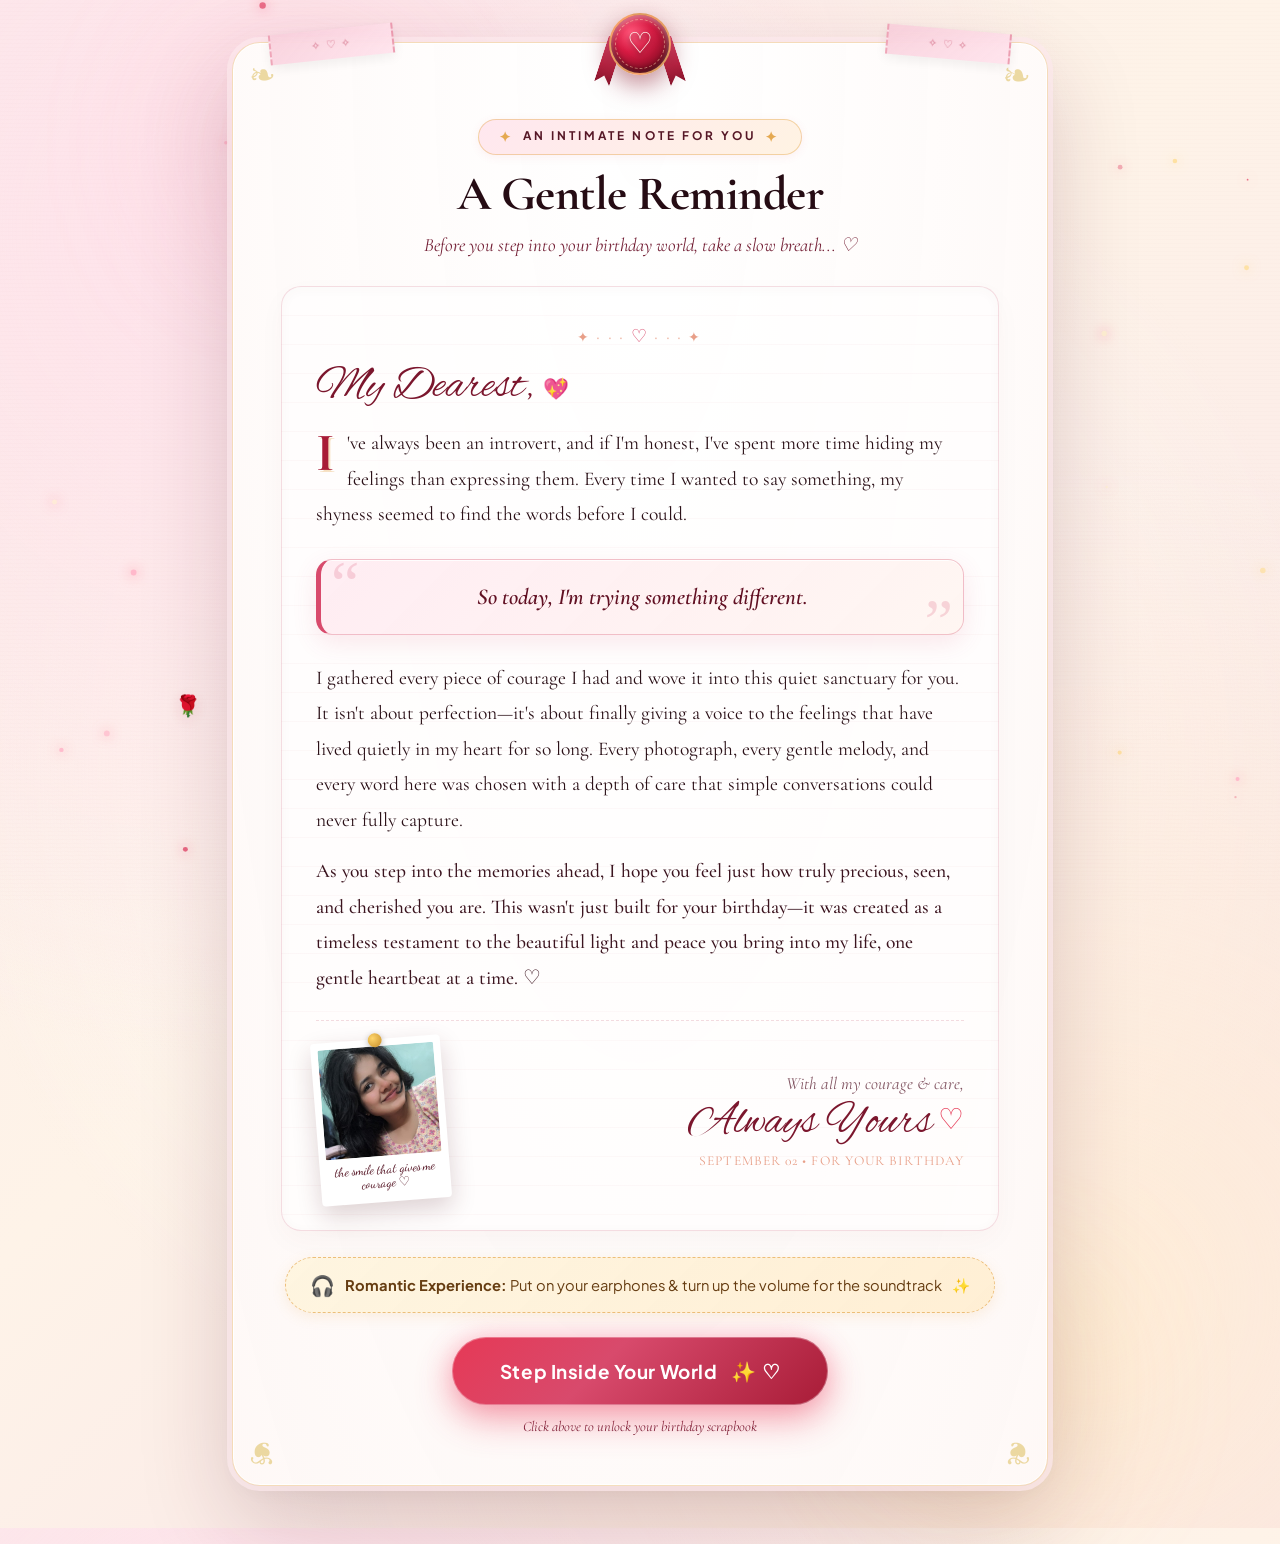
<file: index.html>
<!DOCTYPE html>
<html lang="en">

<head>
  <meta charset="UTF-8" />
  <meta name="viewport" content="width=device-width, initial-scale=1.0" />
  <meta name="robots" content="noindex, nofollow, noarchive" />
  <title>Secret Scrapbook ♡ Unlock Your Birthday World</title>
  <link rel="preconnect" href="https://fonts.googleapis.com" />
  <link rel="preconnect" href="https://fonts.gstatic.com" crossorigin />
  <link
    href="https://fonts.googleapis.com/css2?family=Alex+Brush&family=Cormorant+Garamond:ital,wght@0,400;0,500;0,600;0,700;1,400;1,600&family=Dancing+Script:wght@400;500;600;700&family=Plus+Jakarta+Sans:wght@300;400;500;600;700&display=swap"
    rel="stylesheet" />
  <link rel="stylesheet" href="style.css" />
  <link rel="preload" as="image" href="her-photo-5.png" />
  <link rel="preload" as="image" href="her-photo-6.png" />
</head>

<body class="index-body">
  <!-- Ambient fairy lights canvas -->
  <canvas id="ambient-canvas" class="ambient-canvas" aria-hidden="true"></canvas>

  <!-- Multiverse Warp & Dimension Portal Canvas -->
  <canvas id="multiverse-canvas" class="multiverse-canvas" aria-hidden="true"></canvas>

  <!-- Dreamy Romantic Heart Bloom Overlay -->
  <div id="bloom-overlay" class="bloom-overlay" aria-hidden="true">
    <div class="romantic-overlay-backdrop"></div>

    <!-- Center Romantic Heart Stage -->
    <div class="romantic-stage">
      <!-- Floating Romantic Bokeh & Glow Orbs -->
      <div class="romantic-orbs" aria-hidden="true">
        <span class="orb orb-1"></span>
        <span class="orb orb-2"></span>
        <span class="orb orb-3"></span>
      </div>

      <!-- Layered Radiant Heart Portal -->
      <div class="heart-portal-wrapper">
        <svg class="heart-portal-svg" viewBox="0 0 100 100" aria-hidden="true">
          <defs>
            <linearGradient id="portal-gradient" x1="0%" y1="0%" x2="100%" y2="100%">
              <stop offset="0%" stop-color="#ffffff" />
              <stop offset="25%" stop-color="#ffe5ec" />
              <stop offset="55%" stop-color="#ff8fab" />
              <stop offset="85%" stop-color="#fb6f92" />
              <stop offset="100%" stop-color="#d90429" />
            </linearGradient>
            <linearGradient id="gold-glow-gradient" x1="0%" y1="0%" x2="100%" y2="100%">
              <stop offset="0%" stop-color="#fff8e7" />
              <stop offset="40%" stop-color="#ffd56b" />
              <stop offset="100%" stop-color="#e29578" />
            </linearGradient>
            <filter id="heart-glow">
              <feGaussianBlur stdDeviation="3.5" result="blur" />
              <feMerge>
                <feMergeNode in="blur" />
                <feMergeNode in="SourceGraphic" />
              </feMerge>
            </filter>
          </defs>

          <!-- Outer pulsing heart contour -->
          <path class="heart-portal-path outer-heart"
            d="M50,88 C20,60 5,42 5,26 C5,12 16,3 30,3 C39,3 46,8 50,16 C54,8 61,3 70,3 C84,3 95,12 95,26 C95,42 80,60 50,88 Z"
            fill="none" stroke="url(#portal-gradient)" stroke-width="2.5" filter="url(#heart-glow)" />
          <!-- Mid sparkling dashed heart -->
          <path class="heart-portal-path mid-heart"
            d="M50,88 C20,60 5,42 5,26 C5,12 16,3 30,3 C39,3 46,8 50,16 C54,8 61,3 70,3 C84,3 95,12 95,26 C95,42 80,60 50,88 Z"
            fill="none" stroke="url(#gold-glow-gradient)" stroke-width="1.8" stroke-dasharray="6,4" />
          <!-- Inner soft glowing heart fill -->
          <path class="heart-portal-path inner-heart-fill"
            d="M50,88 C20,60 5,42 5,26 C5,12 16,3 30,3 C39,3 46,8 50,16 C54,8 61,3 70,3 C84,3 95,12 95,26 C95,42 80,60 50,88 Z"
            fill="rgba(255, 140, 170, 0.15)" />
        </svg>

        <!-- Core sparkling heart icon -->
        <div class="heart-core-glow">
          <span class="core-heart-symbol">♡</span>
        </div>

        <!-- Pulsing Love Halo Rings -->
        <div class="love-halo halo-1" aria-hidden="true"></div>
        <div class="love-halo halo-2" aria-hidden="true"></div>
      </div>

      <!-- Romantic Dedication Message -->
      <div class="romantic-message-container">
        <span class="romantic-tag">✦ welcome to your world ✦</span>
        <h2 class="romantic-title">Happy Birthday, My Love</h2>
        <p class="romantic-subtitle">Every beat of my heart belongs to you ♡</p>
        <div class="romantic-status">
          <span class="status-heart">💖</span>
          <span class="status-text">Unlocking your sweetest memories...</span>
          <span class="status-sparkle">✨</span>
        </div>
      </div>
    </div>
  </div>

  <!-- ============================================================
         GENTLE REMINDER SCREEN (Appears first when she opens the link)
         ============================================================ -->
  <section class="gentle-reminder-screen" id="gentle-reminder-screen" aria-label="A Gentle Reminder For You">
    <!-- Ambient Glow Orbs -->
    <div class="reminder-glow-orb orb-left" aria-hidden="true"></div>
    <div class="reminder-glow-orb orb-right" aria-hidden="true"></div>

    <div class="reminder-envelope-wrap">
      <!-- Floating Romantic Glow & Stardust -->
      <div class="reminder-decorations" aria-hidden="true">
        <div class="sparkle-star s1">✦</div>
        <div class="sparkle-star s2">✧</div>
        <div class="sparkle-star s3">✦</div>
        <div class="floating-mini-petal p1">🌸</div>
        <div class="floating-mini-petal p2">✨</div>
        <div class="floating-mini-petal p3">💖</div>
        <div class="floating-mini-petal p4">🌹</div>
      </div>

      <!-- The Parchment Letter Card -->
      <article class="reminder-parchment-card" id="reminder-card">
        <!-- Vintage Decorative Corner Filigrees -->
        <div class="corner-filigree top-left" aria-hidden="true">❧</div>
        <div class="corner-filigree top-right" aria-hidden="true">☙</div>
        <div class="corner-filigree bottom-left" aria-hidden="true">❦</div>
        <div class="corner-filigree bottom-right" aria-hidden="true">❦</div>

        <!-- Vintage Washi Tapes -->
        <div class="washi-tape washi-top-left" aria-hidden="true">
          <span class="washi-pattern">✧ ♡ ✧</span>
        </div>
        <div class="washi-tape washi-top-right" aria-hidden="true">
          <span class="washi-pattern">✧ ♡ ✧</span>
        </div>

        <!-- Romantic Silk Ribbon & Wax Seal Monogram -->
        <div class="wax-seal-wrapper" aria-hidden="true">
          <div class="silk-ribbon ribbon-left"></div>
          <div class="silk-ribbon ribbon-right"></div>
          <div class="wax-seal-badge">
            <span class="wax-ring-outer"></span>
            <span class="wax-heart">♡</span>
            <span class="wax-glow-ring"></span>
          </div>
        </div>

        <header class="reminder-header">
          <div class="reminder-badge-wrap">
            <span class="reminder-badge">
              <span class="badge-sparkle">✦</span>
              <span>an intimate note for you</span>
              <span class="badge-sparkle">✦</span>
            </span>
          </div>
          <h1 class="reminder-title">A Gentle Reminder</h1>
          <p class="reminder-tagline">Before you step into your birthday world, take a slow breath... ♡</p>
        </header>

        <!-- Heartfelt Letter Content (Feelings / Note) -->
        <div class="reminder-letter-body">
          <!-- Vintage Paper Header Doodle -->
          <div class="letter-top-flourish" aria-hidden="true">
            <span>✦</span> · · · <span class="heart-doodle">♡</span> · · · <span>✦</span>
          </div>

          <div class="letter-greeting">
            <span class="greeting-script">My Dearest,</span>
            <span class="greeting-heart">💖</span>
          </div>

          <!-- FEELINGS PARAGRAPHS WITH ROMANTIC HIGHLIGHTS -->
          <div class="letter-paragraphs">
            <p class="letter-para intro-para">
              <span class="illuminated-dropcap">I</span>'ve always been an introvert, and if I'm honest, I've spent more
              time hiding my feelings than expressing them. Every time I wanted to say something, my shyness seemed to
              find the words before I could.
            </p>

            <!-- Romantic Floating Highlight Banner -->
            <div class="romantic-highlight-box">
              <span class="quote-mark open-quote">“</span>
              <p class="highlight-text">
                So today, I'm trying something different.
              </p>
              <span class="quote-mark close-quote">”</span>
              <div class="box-shimmer" aria-hidden="true"></div>
            </div>

            <p class="letter-para">
              I gathered every piece of courage I had and wove it into this quiet sanctuary for you. It isn't about
              perfection—it's about finally giving a voice to the feelings that have lived quietly in my heart for so
              long. Every photograph, every gentle melody, and every word here was chosen with a depth of care that
              simple conversations could never fully capture.
            </p>

            <p class="letter-para ending-para">
              As you step into the memories ahead, I hope you feel just how truly precious, seen, and cherished you are.
              This wasn't just built for your birthday—it was created as a timeless testament to the beautiful light and
              peace you bring into my life, one gentle heartbeat at a time. ♡
            </p>
          </div>

          <!-- Bottom Layout: Signature & Mini Keepsake Polaroid -->
          <div class="letter-bottom-layout">
            <!-- Mini Tucked Polaroid Accent -->
            <div class="reminder-mini-polaroid" id="reminder-polaroid">
              <div class="mini-pin" aria-hidden="true"></div>
              <div class="mini-frame">
                <img src="her-photo.jpeg" alt="The birthday girl smiling" />
              </div>
              <span class="mini-caption">the smile that gives me courage ♡</span>
            </div>

            <!-- Romantic Signature -->
            <div class="letter-signature-block">
              <span class="signature-pre">With all my courage & care,</span>
              <span class="signature-name">
                Always Yours <span class="signature-heart-pulse">♡</span>
              </span>
              <span class="signature-date">September 02 • For Your Birthday</span>
            </div>
          </div>
        </div>

        <!-- Audio & Earphone Experience Tip -->
        <div class="reminder-audio-hint">
          <span class="audio-hint-icon">🎧</span>
          <span class="audio-hint-text">
            <strong>Romantic Experience:</strong> Put on your earphones & turn up the volume for the soundtrack
          </span>
          <span class="audio-hint-sparkle">✨</span>
        </div>

        <!-- Action Button to Step Inside -->
        <div class="reminder-action-wrap">
          <button type="button" class="reminder-continue-btn" id="reminder-continue-btn"
            aria-label="Continue to your birthday surprise">
            <span class="btn-shine" aria-hidden="true"></span>
            <span class="btn-text">Step Inside Your World</span>
            <span class="btn-arrow">✨ ♡</span>
          </button>
          <p class="btn-subtext">Click above to unlock your birthday scrapbook</p>
        </div>
      </article>
    </div>
  </section>

  <!-- ============================================================
         MAIN VAULT PIN CONTAINER (Revealed after reading gentle reminder)
         ============================================================ -->
  <main class="vault-container" id="vault-container" style="display: none;">
    <!-- Subtle Back to Reminder Button -->
    <div class="vault-top-actions">
      <button type="button" class="back-to-reminder-btn" id="back-to-reminder-btn"
        title="Read gentle reminder note again">
        <span class="back-icon">💌</span>
        <span>Read Gentle Reminder</span>
      </button>
    </div>

    <div class="vault-card" id="vault-card">
      <!-- Decorative Vintage Washi Tapes -->
      <div class="scrapbook-tape tape-top" aria-hidden="true"></div>
      <div class="scrapbook-tape tape-bottom" aria-hidden="true"></div>

      <div class="vault-grid">
        <!-- LEFT SIDE: SCRAPBOOK MEMORY CONTENT (SINGLE PHOTO ONLY) -->
        <div class="vault-content-side">
          <div class="scrapbook-single-showcase">
            <!-- Single Focal Polaroid Portrait with 3D Tilt -->
            <div class="polaroid single-vault-polaroid" id="gate-polaroid">
              <div class="polaroid-pin" aria-hidden="true"></div>
              <div class="polaroid-inner">
                <img src="her-photo.jpeg" alt="Portrait of someone special" />
              </div>
              <p class="polaroid-caption">my favorite person ♡</p>
            </div>

            <!-- Romantic Handwritten Note -->
            <div class="vault-note-single">
              <div class="note-pushpin" aria-hidden="true"></div>
              <h2 class="note-title">Secret Scrapbook</h2>
              <p class="note-lines">
                A little corner of the universe made just for you.<br />
                Every little smile & memory kept safe inside ♡
              </p>
              <div class="note-doodle">✦ ✧ ✦</div>
            </div>
          </div>
        </div>

        <!-- RIGHT SIDE: PIN KEYPAD & BIRTHDAY VAULT -->
        <div class="vault-keypad-side">
          <div class="vault-header">
            <div class="vault-badge">Birthday Passcode</div>
            <h1 class="vault-title">Enter Your Birthday</h1>
            <p class="vault-subtitle">Enter your 4-digit birthday to unlock the portal</p>
          </div>

          <!-- PIN Display Boxes -->
          <div class="pin-display" id="pin-display" aria-label="PIN digits">
            <div class="digit-box" data-index="0"></div>
            <div class="digit-box" data-index="1"></div>
            <div class="digit-box" data-index="2"></div>
            <div class="digit-box" data-index="3"></div>
          </div>

          <!-- Hidden input to capture physical keyboard / mobile virtual keyboard -->
          <input type="text" id="hidden-pin-input" class="hidden-pin-input" maxlength="4" inputmode="numeric"
            autocomplete="off" autofocus aria-label="Enter 4 digit pin" />

          <!-- Interactive Tactile Number Keypad -->
          <div class="keypad-grid" aria-label="Number keypad">
            <button type="button" class="key-btn" data-key="1">1</button>
            <button type="button" class="key-btn" data-key="2">2</button>
            <button type="button" class="key-btn" data-key="3">3</button>
            <button type="button" class="key-btn" data-key="4">4</button>
            <button type="button" class="key-btn" data-key="5">5</button>
            <button type="button" class="key-btn" data-key="6">6</button>
            <button type="button" class="key-btn" data-key="7">7</button>
            <button type="button" class="key-btn" data-key="8">8</button>
            <button type="button" class="key-btn" data-key="9">9</button>
            <button type="button" class="key-btn key-action" data-key="clear" title="Clear">C</button>
            <button type="button" class="key-btn" data-key="0">0</button>
            <button type="button" class="key-btn key-action" data-key="backspace" title="Delete">⌫</button>
          </div>

          <!-- Unlock Action Button -->
          <div class="vault-action-wrap">
            <button type="button" class="vault-unlock-btn" id="vault-unlock-btn">
              <span>Unlock Universe</span>
              <span class="btn-sparkle">✨</span>
            </button>
          </div>

          <!-- Hint Helper -->
          <div class="hint-container">
            <button class="hint-toggle-btn" type="button" id="hint-toggle">
              <span class="sparkle-icon">✨</span> Need a hint?
            </button>
            <div class="hint-bubble" id="hint-bubble">
              The day when the world became more beautiful ♡
            </div>
          </div>

          <div class="pin-message" id="pin-message" aria-live="polite"></div>
        </div>
      </div>
    </div>
  </main>

  <script src="script.js"></script>
</body>

</html>
</file>
<file: style.css>
/* ==========================================================================
   LUXURY ROMANTIC BIRTHDAY SCRAPBOOK DESIGN SYSTEM
   ========================================================================== */

:root {
  /* Ambient Base Palettes */
  --bg-primary: #fff9f8;
  --bg-secondary: #fdf2f4;
  --bg-warm: #fdf6ee;
  --paper-card: #ffffff;
  --paper-kraft: #faf0ec;
  
  /* Romantic Rose Palette */
  --rose-primary: #d84a6c;
  --rose-vibrant: #e63956;
  --rose-soft: #fcd5dc;
  --rose-petal: #fff0f3;
  --rose-deep: #561726;
  --rose-wine: #742036;
  --rose-gold: #e89f88;
  --rose-gold-glow: rgba(232, 159, 136, 0.45);
  
  /* Luminous Champagne & Gold */
  --gold-primary: #e5a951;
  --gold-light: #fef4dd;
  --gold-vivid: #f39c12;
  --gold-glow: rgba(229, 169, 81, 0.45);
  --gold-border: rgba(229, 169, 81, 0.32);
  
  /* Typography Contrast Palette (High Readability & Warmth) */
  --text-dark: #2c1219;
  --text-body: #4e2733;
  --text-muted: #825562;
  --text-light: #b898a1;
  
  /* Romantic Shadows & Depths */
  --shadow-sm: 0 4px 14px rgba(86, 23, 38, 0.06);
  --shadow-md: 0 12px 30px rgba(86, 23, 38, 0.10);
  --shadow-lg: 0 24px 55px rgba(86, 23, 38, 0.15);
  --shadow-polaroid: 0 18px 45px rgba(70, 18, 30, 0.16), 0 4px 12px rgba(0, 0, 0, 0.04);
  --shadow-wax: 0 8px 20px rgba(86, 23, 38, 0.4), inset 0 2px 4px rgba(255, 255, 255, 0.45);
  
  /* Typography Stacks */
  --font-serif: "Cormorant Garamond", Georgia, serif;
  --font-script: "Dancing Script", cursive;
  --font-calligraphy: "Alex Brush", cursive;
  --font-sans: "Plus Jakarta Sans", -apple-system, sans-serif;
  
  --radius-sm: 8px;
  --radius-md: 16px;
  --radius-lg: 24px;
  --radius-full: 9999px;
  
  --transition-smooth: all 0.4s cubic-bezier(0.16, 1, 0.3, 1);
}

/* Base Reset */
*, *::before, *::after {
  margin: 0;
  padding: 0;
  box-sizing: border-box;
}

html {
  scroll-behavior: smooth;
  font-size: 16px;
}

body {
  font-family: var(--font-sans);
  background:
    radial-gradient(ellipse at 50% 0%, rgba(255, 236, 230, 0.95) 0%, transparent 65%),
    radial-gradient(circle at 10% 20%, rgba(255, 220, 232, 0.8) 0%, transparent 40%),
    radial-gradient(circle at 90% 80%, rgba(255, 243, 220, 0.85) 0%, transparent 45%),
    linear-gradient(180deg, #fff9f8 0%, #fdf0f3 35%, #faedf0 70%, #f6e6eb 100%);
  color: var(--text-body);
  line-height: 1.6;
  overflow-x: hidden;
  position: relative;
  min-height: 100vh;
  -webkit-font-smoothing: antialiased;
}

/* Subtle luxury grain & ambient highlight */
body::before {
  content: "";
  position: fixed;
  inset: 0;
  background:
    radial-gradient(circle at var(--pointer-x, 50%) var(--pointer-y, 30%), rgba(255, 255, 255, 0.85), transparent 34%),
    repeating-linear-gradient(0deg, rgba(140, 90, 100, 0.012) 0, rgba(140, 90, 100, 0.012) 1px, transparent 1px, transparent 4px);
  pointer-events: none;
  z-index: 1;
}

img {
  max-width: 100%;
  display: block;
}

button, input {
  font: inherit;
}

button {
  cursor: pointer;
  border: none;
  outline: none;
  background: transparent;
}

/* Ambient canvas for fairy lights and falling rose petals */
.ambient-canvas,
.celebration-canvas {
  position: fixed;
  inset: 0;
  width: 100vw;
  height: 100vh;
  pointer-events: none;
  z-index: 2;
}

.celebration-canvas {
  z-index: 150;
}

/* ==========================================================================
   INDEX / SPLIT 2-COLUMN BIRTHDAY VAULT GATEKEEPER
   ========================================================================== */

/* ==========================================================================
   LUXURY ROMANTIC GENTLE REMINDER SCREEN & PARCHMENT FEELINGS LETTER
   ========================================================================== */

.gentle-reminder-screen {
  position: relative;
  z-index: 12;
  width: 100%;
  max-width: 840px;
  margin: 0 auto;
  padding: 18px 12px;
  animation: reminderFadeIn 0.85s cubic-bezier(0.16, 1, 0.3, 1) both;
  transition: opacity 0.5s ease, transform 0.5s cubic-bezier(0.16, 1, 0.3, 1);
}

.gentle-reminder-screen.leaving {
  opacity: 0;
  transform: translateY(-28px) scale(0.96);
  pointer-events: none;
}

@keyframes reminderFadeIn {
  from {
    opacity: 0;
    transform: translateY(32px) scale(0.95);
  }
  to {
    opacity: 1;
    transform: translateY(0) scale(1);
  }
}

/* Ambient Diffuse Romantic Glow Orbs */
.reminder-glow-orb {
  position: absolute;
  width: 320px;
  height: 320px;
  border-radius: 50%;
  filter: blur(70px);
  pointer-events: none;
  z-index: 0;
  opacity: 0.6;
  animation: orbBreathe 6s ease-in-out infinite alternate;
}

.orb-left {
  top: -40px;
  left: -80px;
  background: radial-gradient(circle, rgba(255, 180, 200, 0.75), transparent 70%);
}

.orb-right {
  bottom: -40px;
  right: -80px;
  background: radial-gradient(circle, rgba(255, 215, 140, 0.7), transparent 70%);
  animation-delay: -3s;
}

@keyframes orbBreathe {
  0% { transform: scale(0.9) translate(0, 0); opacity: 0.45; }
  100% { transform: scale(1.15) translate(15px, -15px); opacity: 0.75; }
}

.reminder-envelope-wrap {
  position: relative;
  perspective: 1400px;
  z-index: 2;
}

/* Floating Stardust, Hearts, and Petals */
.reminder-decorations {
  position: absolute;
  inset: -35px;
  pointer-events: none;
  z-index: 1;
}

.sparkle-star {
  position: absolute;
  font-size: 1.5rem;
  color: var(--gold-primary);
  animation: starPulse 2.8s ease-in-out infinite alternate;
  filter: drop-shadow(0 0 10px rgba(229, 169, 81, 0.7));
}

.s1 { top: -14px; left: 6%; animation-delay: 0.2s; }
.s2 { top: 22%; right: -20px; animation-delay: 0.9s; font-size: 1.2rem; }
.s3 { bottom: 12%; left: -14px; animation-delay: 1.6s; }

.floating-mini-petal {
  position: absolute;
  font-size: 1.4rem;
  animation: floatDrift 4.5s ease-in-out infinite alternate;
  filter: drop-shadow(0 4px 8px rgba(180, 50, 70, 0.15));
}

.p1 { top: 3%; right: 4%; animation-delay: 0.4s; }
.p2 { bottom: 22%; right: -8px; animation-delay: 1.3s; font-size: 1.2rem; }
.p3 { bottom: -16px; left: 10%; animation-delay: 1.9s; font-size: 1.3rem; }
.p4 { top: 45%; left: -22px; animation-delay: 2.5s; font-size: 1.3rem; }

@keyframes starPulse {
  0% { transform: scale(0.8) rotate(-10deg); opacity: 0.4; }
  100% { transform: scale(1.3) rotate(20deg); opacity: 1; filter: drop-shadow(0 0 14px rgba(229, 169, 81, 0.9)); }
}

@keyframes floatDrift {
  0% { transform: translateY(0) rotate(-8deg); }
  100% { transform: translateY(-18px) rotate(12deg); }
}

/* ==========================================================================
   VINTAGE TEXTURED PARCHMENT CARD
   ========================================================================== */

.reminder-parchment-card {
  position: relative;
  z-index: 5;
  background:
    radial-gradient(ellipse at 50% 0%, rgba(255, 255, 255, 0.99), rgba(254, 248, 246, 0.96)),
    #fffdf9;
  border-radius: 28px;
  padding: 58px 48px 46px;
  box-shadow:
    0 35px 95px rgba(86, 23, 38, 0.20),
    0 8px 24px rgba(0, 0, 0, 0.04),
    inset 0 0 0 1px rgba(255, 255, 255, 0.98);
  border: 1px solid rgba(229, 169, 81, 0.38);
  outline: 5px solid rgba(253, 232, 237, 0.7);
  backdrop-filter: blur(16px);
  text-align: center;
  transition: transform 0.4s cubic-bezier(0.16, 1, 0.3, 1), box-shadow 0.4s ease;
}

.reminder-parchment-card:hover {
  box-shadow:
    0 42px 110px rgba(86, 23, 38, 0.25),
    0 10px 30px rgba(0, 0, 0, 0.06);
}

/* Vintage Corner Filigrees */
.corner-filigree {
  position: absolute;
  font-size: 2rem;
  color: rgba(212, 175, 55, 0.45);
  line-height: 1;
  pointer-events: none;
  user-select: none;
  transition: color 0.3s ease;
}

.corner-filigree.top-left { top: 14px; left: 16px; transform: rotate(0deg); }
.corner-filigree.top-right { top: 14px; right: 16px; transform: scaleX(-1); }
.corner-filigree.bottom-left { bottom: 14px; left: 16px; transform: scaleY(-1); }
.corner-filigree.bottom-right { bottom: 14px; right: 16px; transform: scale(-1); }

.reminder-parchment-card:hover .corner-filigree {
  color: rgba(212, 175, 55, 0.75);
}

/* Decorative Washi Tapes */
.washi-tape {
  position: absolute;
  width: 125px;
  height: 30px;
  background: linear-gradient(135deg, rgba(248, 205, 218, 0.85), rgba(255, 225, 235, 0.9));
  backdrop-filter: blur(6px);
  border-left: 2px dashed rgba(216, 74, 108, 0.4);
  border-right: 2px dashed rgba(216, 74, 108, 0.4);
  box-shadow: 0 4px 12px rgba(0, 0, 0, 0.06);
  z-index: 10;
  display: flex;
  align-items: center;
  justify-content: center;
  pointer-events: none;
}

.washi-pattern {
  font-size: 0.68rem;
  letter-spacing: 0.18em;
  color: rgba(184, 40, 75, 0.65);
}

.washi-top-left {
  top: -14px;
  left: 36px;
  transform: rotate(-6deg);
}

.washi-top-right {
  top: -14px;
  right: 36px;
  transform: rotate(5deg);
}

/* ==========================================================================
   ROMANTIC WAX SEAL & SILK RIBBON
   ========================================================================== */

.wax-seal-wrapper {
  position: absolute;
  top: -30px;
  left: 50%;
  transform: translateX(-50%);
  z-index: 15;
  display: flex;
  flex-direction: column;
  align-items: center;
}

.silk-ribbon {
  position: absolute;
  top: 24px;
  width: 16px;
  height: 48px;
  background: linear-gradient(180deg, #d84a6c 0%, #b82342 60%, #85132a 100%);
  box-shadow: 0 4px 10px rgba(133, 19, 42, 0.35);
  clip-path: polygon(0% 0%, 100% 0%, 100% 100%, 50% 82%, 0% 100%);
  z-index: 1;
}

.ribbon-left {
  left: -8px;
  transform: rotate(18deg);
}

.ribbon-right {
  right: -8px;
  transform: rotate(-18deg);
}

.wax-seal-badge {
  position: relative;
  width: 62px;
  height: 62px;
  border-radius: 50%;
  background:
    radial-gradient(circle at 35% 30%, #ff5277 0%, #d81b43 35%, #8e0e27 75%, #4e0513 100%);
  border: 2.5px solid rgba(255, 215, 120, 0.7);
  box-shadow:
    0 10px 24px rgba(139, 30, 50, 0.5),
    inset 0 3px 6px rgba(255, 255, 255, 0.45),
    inset 0 -3px 8px rgba(0, 0, 0, 0.6);
  display: grid;
  place-items: center;
  z-index: 2;
  animation: waxHeartbeat 3.2s ease-in-out infinite;
}

@keyframes waxHeartbeat {
  0%, 100% {
    transform: scale(1);
    box-shadow: 0 10px 24px rgba(139, 30, 50, 0.5), 0 0 12px rgba(230, 57, 86, 0.25);
  }
  50% {
    transform: scale(1.05);
    box-shadow: 0 14px 30px rgba(139, 30, 50, 0.65), 0 0 24px rgba(229, 169, 81, 0.55);
  }
}

.wax-ring-outer {
  position: absolute;
  inset: 4px;
  border-radius: 50%;
  border: 1px dashed rgba(255, 230, 180, 0.5);
  pointer-events: none;
}

.wax-heart {
  font-size: 1.8rem;
  color: #fff9f0;
  text-shadow: 0 2px 4px rgba(0, 0, 0, 0.6), 0 0 10px rgba(255, 255, 255, 0.5);
}

/* ==========================================================================
   REMINDER HEADER & TYPOGRAPHY
   ========================================================================== */

.reminder-header {
  margin-top: 18px;
  margin-bottom: 26px;
}

.reminder-badge-wrap {
  display: flex;
  justify-content: center;
  margin-bottom: 12px;
}

.reminder-badge {
  display: inline-flex;
  align-items: center;
  gap: 8px;
  font-size: 0.74rem;
  letter-spacing: 0.26em;
  text-transform: uppercase;
  color: var(--rose-deep);
  background: linear-gradient(135deg, rgba(255, 225, 235, 0.8), rgba(255, 240, 220, 0.8));
  border: 1px solid rgba(229, 169, 81, 0.45);
  padding: 6px 20px;
  border-radius: var(--radius-full);
  font-weight: 700;
  box-shadow: 0 2px 10px rgba(216, 74, 108, 0.08);
}

.badge-sparkle {
  color: var(--gold-primary);
  font-size: 0.85rem;
}

.reminder-title {
  font-family: var(--font-serif);
  font-size: clamp(2.2rem, 4.2vw, 3rem);
  font-weight: 700;
  color: #260c14;
  line-height: 1.15;
  margin-bottom: 8px;
  letter-spacing: -0.01em;
}

.reminder-tagline {
  font-family: var(--font-serif);
  font-style: italic;
  font-size: 1.18rem;
  color: var(--rose-wine);
}

/* ==========================================================================
   HEARTFELT LETTER BODY & CALLIGRAPHY
   ========================================================================== */

.reminder-letter-body {
  text-align: left;
  background:
    repeating-linear-gradient(rgba(255, 255, 255, 0) 0px, rgba(255, 255, 255, 0) 28px, rgba(216, 140, 155, 0.11) 29px),
    rgba(255, 255, 255, 0.6);
  border: 1px solid rgba(230, 180, 190, 0.45);
  border-radius: 20px;
  padding: 34px 34px 28px;
  box-shadow:
    inset 0 2px 12px rgba(98, 48, 62, 0.03),
    0 10px 28px rgba(86, 23, 38, 0.03);
  position: relative;
}

.letter-top-flourish {
  text-align: center;
  font-size: 0.85rem;
  letter-spacing: 0.2em;
  color: var(--rose-gold);
  margin-bottom: 16px;
}

.heart-doodle {
  font-size: 1.1rem;
  color: var(--rose-primary);
}

.letter-greeting {
  display: flex;
  align-items: center;
  gap: 10px;
  margin-bottom: 16px;
}

.greeting-script {
  font-family: var(--font-calligraphy);
  font-size: 2.8rem;
  color: #7b162d;
  line-height: 1;
}

.greeting-heart {
  font-size: 1.3rem;
  animation: heartPulseAnim 2s infinite ease-in-out;
}

@keyframes heartPulseAnim {
  0%, 100% { transform: scale(1); }
  50% { transform: scale(1.2); }
}

.letter-paragraphs {
  display: flex;
  flex-direction: column;
  gap: 16px;
}

.letter-para {
  font-family: var(--font-serif);
  font-size: 1.22rem;
  line-height: 1.82;
  color: #2b1118;
}

/* Illuminated Drop Cap */
.illuminated-dropcap {
  font-family: var(--font-serif);
  font-size: 3.4rem;
  float: left;
  line-height: 0.78;
  margin: 6px 12px 0 0;
  color: #a81c37;
  font-weight: 700;
  text-shadow: 2px 2px 0 rgba(229, 169, 81, 0.35);
}

/* Romantic Floating Highlight Box */
.romantic-highlight-box {
  position: relative;
  background: linear-gradient(135deg, rgba(255, 236, 242, 0.95) 0%, rgba(255, 246, 242, 0.98) 100%);
  border: 1px solid rgba(229, 150, 165, 0.55);
  border-left: 5px solid var(--rose-primary);
  border-radius: var(--radius-md);
  padding: 20px 32px;
  margin: 10px 0;
  box-shadow:
    0 8px 24px rgba(216, 74, 108, 0.12),
    inset 0 1px 0 rgba(255, 255, 255, 0.9);
  overflow: hidden;
}

.highlight-text {
  font-family: var(--font-serif);
  font-style: italic;
  font-size: 1.42rem;
  font-weight: 600;
  color: #611023;
  text-align: center;
  line-height: 1.5;
  position: relative;
  z-index: 2;
}

.quote-mark {
  position: absolute;
  font-family: Georgia, serif;
  font-size: 4rem;
  color: rgba(216, 74, 108, 0.2);
  line-height: 0;
  user-select: none;
}

.open-quote { top: 24px; left: 10px; }
.close-quote { bottom: 12px; right: 10px; }

.box-shimmer {
  position: absolute;
  inset: 0;
  background: linear-gradient(90deg, transparent, rgba(255, 255, 255, 0.45), transparent);
  transform: translateX(-100%);
  animation: shimmerSweep 5s infinite ease-in-out;
}

@keyframes shimmerSweep {
  0%, 60% { transform: translateX(-100%); }
  100% { transform: translateX(100%); }
}

.ending-para {
  font-weight: 500;
  color: #3b141f;
}

/* ==========================================================================
   BOTTOM LAYOUT: MINI POLAROID & SIGNATURE
   ========================================================================== */

.letter-bottom-layout {
  display: flex;
  align-items: center;
  justify-content: space-between;
  margin-top: 24px;
  padding-top: 18px;
  border-top: 1px dashed rgba(216, 140, 155, 0.3);
  gap: 20px;
}

/* Mini Tucked Polaroid */
.reminder-mini-polaroid {
  width: 130px;
  background: #ffffff;
  padding: 7px 7px 12px;
  border-radius: 4px;
  box-shadow: 0 10px 24px rgba(70, 18, 30, 0.18);
  transform: rotate(-4.5deg);
  position: relative;
  transition: transform 0.35s ease, box-shadow 0.35s ease;
  flex-shrink: 0;
}

.reminder-mini-polaroid:hover {
  transform: rotate(0deg) scale(1.08);
  box-shadow: 0 16px 32px rgba(70, 18, 30, 0.28);
  z-index: 10;
}

.mini-pin {
  position: absolute;
  top: -6px;
  left: 50%;
  transform: translateX(-50%);
  width: 14px;
  height: 14px;
  border-radius: 50%;
  background: radial-gradient(circle at 35% 35%, #ffd56b, #c48b28);
  box-shadow: 0 2px 6px rgba(0, 0, 0, 0.3);
}

.mini-frame {
  width: 100%;
  height: 110px;
  overflow: hidden;
  border-radius: 2px;
}

.mini-frame img {
  width: 100%;
  height: 100%;
  object-fit: cover;
  transition: transform 0.4s ease;
}

.reminder-mini-polaroid:hover .mini-frame img {
  transform: scale(1.08);
}

.mini-caption {
  display: block;
  font-family: var(--font-script);
  font-size: 0.8rem;
  color: var(--rose-deep);
  text-align: center;
  margin-top: 6px;
  line-height: 1.1;
}

/* Signature Block */
.letter-signature-block {
  text-align: right;
  flex-grow: 1;
}

.signature-pre {
  display: block;
  font-family: var(--font-serif);
  font-style: italic;
  font-size: 1.08rem;
  color: var(--text-muted);
}

.signature-name {
  display: inline-flex;
  align-items: center;
  gap: 6px;
  font-family: var(--font-calligraphy);
  font-size: 2.8rem;
  color: #7b162d;
  line-height: 1.1;
  margin: 2px 0;
}

.signature-heart-pulse {
  color: #e63956;
  font-size: 1.8rem;
  animation: heartPulseAnim 1.8s infinite ease-in-out;
}

.signature-date {
  display: block;
  font-family: var(--font-serif);
  font-size: 0.85rem;
  letter-spacing: 0.08em;
  color: var(--rose-gold);
  text-transform: uppercase;
}

/* ==========================================================================
   AUDIO TIP & ENCHANTING CTA BUTTON
   ========================================================================== */

.reminder-audio-hint {
  display: inline-flex;
  align-items: center;
  justify-content: center;
  gap: 10px;
  margin-top: 26px;
  padding: 11px 24px;
  background: linear-gradient(135deg, rgba(254, 244, 221, 0.9), rgba(255, 238, 210, 0.95));
  border: 1px dashed rgba(229, 169, 81, 0.7);
  border-radius: var(--radius-full);
  font-size: 0.92rem;
  color: #663d12;
  box-shadow: 0 4px 14px rgba(229, 169, 81, 0.15);
}

.audio-hint-icon {
  font-size: 1.25rem;
  animation: headphoneBounce 1.8s ease-in-out infinite;
}

.audio-hint-sparkle {
  color: var(--gold-primary);
}

.reminder-action-wrap {
  margin-top: 24px;
  display: flex;
  flex-direction: column;
  align-items: center;
}

.reminder-continue-btn {
  display: inline-flex;
  align-items: center;
  justify-content: center;
  gap: 14px;
  padding: 18px 48px;
  background: linear-gradient(135deg, #e63956 0%, #d84a6c 40%, #a81c37 100%);
  color: #ffffff;
  font-family: var(--font-sans);
  font-size: 1.18rem;
  font-weight: 700;
  letter-spacing: 0.03em;
  border-radius: var(--radius-full);
  box-shadow:
    0 14px 36px rgba(230, 57, 86, 0.44),
    0 0 0 1px rgba(255, 255, 255, 0.3) inset,
    0 0 25px rgba(255, 140, 170, 0.35);
  transition: all 0.35s cubic-bezier(0.16, 1, 0.3, 1);
  cursor: pointer;
  position: relative;
  overflow: hidden;
}

.reminder-continue-btn .btn-shine {
  position: absolute;
  inset: 0;
  background: linear-gradient(90deg, transparent, rgba(255, 255, 255, 0.38), transparent);
  transform: translateX(-100%);
  transition: transform 0.65s ease;
}

.reminder-continue-btn:hover {
  transform: translateY(-3px) scale(1.03);
  box-shadow:
    0 20px 48px rgba(230, 57, 86, 0.58),
    0 0 35px rgba(255, 140, 170, 0.6);
}

.reminder-continue-btn:hover .btn-shine {
  transform: translateX(100%);
}

.reminder-continue-btn:active {
  transform: translateY(-1px) scale(0.99);
}

.reminder-continue-btn .btn-arrow {
  font-size: 1.25rem;
  transition: transform 0.3s ease;
}

.reminder-continue-btn:hover .btn-arrow {
  transform: translateX(5px);
}

.btn-subtext {
  font-family: var(--font-serif);
  font-style: italic;
  font-size: 0.9rem;
  color: var(--rose-wine);
  margin-top: 10px;
}

/* Vault Top Actions & Back Button */
.vault-top-actions {
  display: flex;
  justify-content: flex-end;
  margin-bottom: 14px;
}

.back-to-reminder-btn {
  display: inline-flex;
  align-items: center;
  gap: 8px;
  background: rgba(255, 255, 255, 0.88);
  border: 1px solid rgba(216, 74, 108, 0.3);
  color: var(--rose-wine);
  font-size: 0.88rem;
  font-weight: 600;
  padding: 8px 18px;
  border-radius: var(--radius-full);
  box-shadow: var(--shadow-sm);
  backdrop-filter: blur(8px);
  transition: var(--transition-smooth);
  cursor: pointer;
}

.back-to-reminder-btn:hover {
  background: #ffffff;
  color: var(--rose-primary);
  border-color: var(--rose-primary);
  transform: translateY(-2px);
  box-shadow: var(--shadow-md);
}

/* Navigation Bar Reminder Button */
.nav-reminder-btn {
  display: inline-flex;
  align-items: center;
  gap: 7px;
  background: rgba(255, 240, 244, 0.92);
  border: 1px solid rgba(216, 74, 108, 0.28);
  color: var(--rose-deep);
  font-size: 0.86rem;
  font-weight: 600;
  padding: 8px 16px;
  border-radius: var(--radius-full);
  box-shadow: 0 2px 10px rgba(86, 23, 38, 0.05);
  backdrop-filter: blur(8px);
  transition: var(--transition-smooth);
  cursor: pointer;
}

.nav-reminder-btn:hover {
  background: #ffffff;
  color: var(--rose-primary);
  border-color: var(--rose-primary);
  transform: translateY(-2px);
  box-shadow: 0 6px 18px rgba(216, 74, 108, 0.16);
}

/* Reminder Modal in Storybook */
.reminder-modal {
  position: fixed;
  inset: 0;
  z-index: 250;
  display: grid;
  place-items: center;
  padding: 24px 16px;
  opacity: 0;
  pointer-events: none;
  transition: opacity 0.4s ease;
}

.reminder-modal.active {
  opacity: 1;
  pointer-events: auto;
}

.reminder-modal-backdrop {
  position: absolute;
  inset: 0;
  background: rgba(44, 18, 25, 0.72);
  backdrop-filter: blur(12px);
}

.reminder-modal-inner {
  position: relative;
  z-index: 10;
  width: 100%;
  max-width: 760px;
  max-height: 90vh;
  overflow-y: auto;
  border-radius: 28px;
  animation: modalScale 0.45s cubic-bezier(0.16, 1, 0.3, 1) both;
}

.reminder-parchment-card.in-modal {
  margin: 0;
  outline: none;
  box-shadow: 0 25px 65px rgba(0, 0, 0, 0.4);
}

/* ==========================================================================
   INDEX / SPLIT 2-COLUMN BIRTHDAY VAULT GATEKEEPER
   ========================================================================== */

.index-body {
  min-height: 100vh;
  display: grid;
  place-items: center;
  padding: 24px 16px;
  background:
    radial-gradient(circle at 20% 15%, rgba(255, 225, 235, 0.95) 0%, transparent 50%),
    radial-gradient(circle at 85% 85%, rgba(255, 238, 215, 0.9) 0%, transparent 50%),
    radial-gradient(circle at 50% 50%, rgba(255, 248, 245, 0.8) 0%, transparent 70%),
    linear-gradient(135deg, #faedea 0%, #fef3e8 45%, #f7e0e8 100%);
  overflow-x: hidden;
}

.vault-container {
  width: 100%;
  max-width: 1120px;
  position: relative;
  z-index: 10;
  perspective: 1400px;
  animation: reminderFadeIn 0.7s cubic-bezier(0.16, 1, 0.3, 1) both;
}

.vault-card {
  position: relative;
  background:
    linear-gradient(135deg, rgba(255, 255, 255, 0.93), rgba(254, 246, 248, 0.96)),
    var(--paper-kraft);
  border-radius: var(--radius-lg);
  padding: 44px 38px;
  box-shadow:
    0 32px 85px rgba(86, 23, 38, 0.18),
    0 4px 20px rgba(0, 0, 0, 0.04),
    inset 0 0 0 1px rgba(255, 255, 255, 0.95);
  border: 1px solid var(--gold-border);
  backdrop-filter: blur(14px);
  transition: transform 0.6s cubic-bezier(0.16, 1, 0.3, 1), box-shadow 0.6s ease;
}

.vault-grid {
  display: grid;
  grid-template-columns: 1.15fr 0.95fr;
  gap: 48px;
  align-items: center;
}

/* LEFT SIDE: SCRAPBOOK CONTENT (SINGLE PHOTO SHOWCASE) */
.vault-content-side {
  position: relative;
  min-height: 480px;
  display: flex;
  align-items: center;
  justify-content: center;
}

.scrapbook-single-showcase {
  position: relative;
  width: 100%;
  height: 100%;
  min-height: 480px;
  display: flex;
  flex-direction: column;
  align-items: center;
  justify-content: center;
}

.single-vault-polaroid {
  width: min(340px, 90%);
  position: relative;
  transform: rotate(-2.5deg);
  z-index: 5;
  box-shadow: 0 20px 48px rgba(98, 48, 62, 0.18);
  transition: transform 0.4s ease, box-shadow 0.4s ease;
}

.single-vault-polaroid:hover {
  transform: rotate(0deg) scale(1.03);
  box-shadow: 0 28px 60px rgba(98, 48, 62, 0.25);
}

.vault-note-single {
  position: relative;
  width: min(360px, 95%);
  margin-top: -24px;
  padding: 24px 24px 18px;
  background:
    repeating-linear-gradient(rgba(255, 255, 255, 0.05), rgba(255, 255, 255, 0.05) 26px, rgba(217, 130, 147, 0.14) 27px),
    #fffcf9;
  border: 1px solid rgba(220, 170, 180, 0.35);
  border-radius: var(--radius-sm);
  box-shadow: var(--shadow-md);
  transform: rotate(2deg);
  z-index: 8;
  transition: transform 0.4s ease;
  text-align: center;
}

.vault-note-single:hover {
  transform: rotate(0deg) translateY(-3px);
}

/* RIGHT SIDE: PIN KEYPAD */
.vault-keypad-side {
  display: flex;
  flex-direction: column;
  align-items: center;
  text-align: center;
  background: rgba(255, 255, 255, 0.65);
  border: 1px solid rgba(216, 159, 84, 0.25);
  border-radius: var(--radius-md);
  padding: 34px 28px;
  box-shadow: inset 0 0 20px rgba(255, 255, 255, 0.6), 0 10px 28px rgba(98, 48, 62, 0.06);
}

.vault-badge {
  display: inline-block;
  font-size: 0.74rem;
  letter-spacing: 0.22em;
  text-transform: uppercase;
  color: var(--rose-deep);
  background: rgba(244, 194, 203, 0.45);
  padding: 5px 14px;
  border-radius: var(--radius-full);
  margin-bottom: 10px;
  font-weight: 700;
  border: 1px solid rgba(201, 109, 127, 0.2);
}

.vault-title {
  font-family: var(--font-serif);
  font-size: clamp(1.9rem, 3.2vw, 2.6rem);
  font-weight: 600;
  color: var(--text-dark);
  line-height: 1.15;
  margin-bottom: 6px;
}

.vault-subtitle {
  font-size: 0.88rem;
  color: var(--text-muted);
  margin-bottom: 20px;
}

/* 4 Digit Display Boxes */
.pin-display {
  display: flex;
  gap: 14px;
  margin-bottom: 20px;
  cursor: pointer;
}

.digit-box {
  width: 54px;
  height: 60px;
  border: 2px solid rgba(201, 109, 127, 0.35);
  background: #ffffff;
  border-radius: var(--radius-md);
  display: grid;
  place-items: center;
  font-family: var(--font-serif);
  font-size: 2.2rem;
  font-weight: 700;
  color: var(--rose-deep);
  box-shadow: 0 4px 10px rgba(98, 48, 62, 0.06);
  transition: var(--transition-smooth);
  user-select: none;
}

.digit-box.active {
  border-color: var(--gold-primary);
  box-shadow: 0 0 16px rgba(216, 159, 84, 0.4);
  transform: translateY(-2px);
}

.digit-box.filled {
  border-color: var(--rose-primary);
  background: #fff8f9;
}

.digit-box.error {
  border-color: #d90429;
  background: #ffe3e3;
  animation: pinShake 0.4s ease;
}

.digit-box.success {
  border-color: #2b7a4b;
  background: #e8f7ee;
  box-shadow: 0 0 20px rgba(43, 122, 75, 0.4);
}

.hidden-pin-input {
  position: absolute;
  opacity: 0;
  pointer-events: none;
  width: 1px;
  height: 1px;
}

/* Tactile 3x4 Number Keypad */
.keypad-grid {
  display: grid;
  grid-template-columns: repeat(3, 1fr);
  gap: 12px;
  width: 100%;
  max-width: 280px;
  margin-bottom: 20px;
}

.key-btn {
  height: 52px;
  border-radius: var(--radius-md);
  background: linear-gradient(180deg, #ffffff 0%, #fdf2f4 100%);
  border: 1px solid rgba(201, 109, 127, 0.22);
  box-shadow: 0 4px 8px rgba(98, 48, 62, 0.08), inset 0 1px 0 rgba(255, 255, 255, 0.9);
  font-family: var(--font-serif);
  font-size: 1.65rem;
  font-weight: 600;
  color: var(--text-dark);
  transition: var(--transition-smooth);
  display: grid;
  place-items: center;
  user-select: none;
}

.key-btn:hover {
  background: linear-gradient(180deg, #ffffff 0%, #fbe1e7 100%);
  border-color: var(--rose-primary);
  transform: translateY(-2px);
  box-shadow: 0 6px 14px rgba(201, 109, 127, 0.22);
}

.key-btn:active {
  transform: translateY(1px);
  box-shadow: 0 2px 4px rgba(98, 48, 62, 0.12);
}

.key-btn.key-action {
  font-family: var(--font-sans);
  font-size: 1.15rem;
  font-weight: 700;
  color: var(--rose-deep);
  background: rgba(244, 194, 203, 0.35);
}

.key-btn.key-action:hover {
  background: rgba(244, 194, 203, 0.65);
}

/* Vault Unlock Button */
.vault-action-wrap {
  width: 100%;
  max-width: 280px;
}

.vault-unlock-btn {
  width: 100%;
  display: inline-flex;
  justify-content: center;
  align-items: center;
  gap: 10px;
  background: linear-gradient(135deg, var(--rose-deep) 0%, var(--rose-primary) 100%);
  color: #ffffff;
  padding: 13px 20px;
  border-radius: var(--radius-full);
  font-size: 1rem;
  font-weight: 600;
  letter-spacing: 0.04em;
  box-shadow: 0 10px 24px rgba(112, 51, 66, 0.25);
  transition: var(--transition-smooth);
}

.vault-unlock-btn:hover {
  transform: translateY(-2px) scale(1.02);
  box-shadow: 0 16px 32px rgba(112, 51, 66, 0.35);
}

.btn-sparkle {
  font-size: 1.1rem;
}

/* ==========================================================================
   DREAMY ROMANTIC HEART BLOOM & CELESTIAL TRANSITION
   ========================================================================== */

.multiverse-canvas {
  position: fixed;
  inset: 0;
  width: 100vw;
  height: 100vh;
  pointer-events: none;
  z-index: 550;
  opacity: 0;
  transition: opacity 0.5s ease;
}

.multiverse-canvas.active {
  opacity: 1;
}

.bloom-overlay {
  position: fixed;
  inset: 0;
  z-index: 600;
  display: flex;
  flex-direction: column;
  align-items: center;
  justify-content: center;
  opacity: 0;
  pointer-events: none;
  background: radial-gradient(circle at center, rgba(255, 235, 240, 0.96) 0%, rgba(255, 195, 210, 0.94) 40%, rgba(98, 30, 48, 0.95) 100%);
  backdrop-filter: blur(16px);
  -webkit-backdrop-filter: blur(16px);
  transition: opacity 0.8s cubic-bezier(0.16, 1, 0.3, 1);
  overflow: hidden;
}

.bloom-overlay.active {
  opacity: 1;
  pointer-events: all;
  animation: romanticBackgroundDrift 4s forwards cubic-bezier(0.16, 1, 0.3, 1);
}

.romantic-overlay-backdrop {
  position: absolute;
  inset: -20%;
  background:
    radial-gradient(ellipse at 30% 30%, rgba(255, 180, 200, 0.65), transparent 50%),
    radial-gradient(ellipse at 70% 70%, rgba(255, 215, 130, 0.45), transparent 50%),
    radial-gradient(circle at 50% 50%, rgba(220, 80, 115, 0.3), transparent 60%);
  animation: romanticAuraRotate 10s infinite linear;
  pointer-events: none;
}

/* Floating romantic glow orbs */
.romantic-orbs {
  position: absolute;
  inset: 0;
  pointer-events: none;
}

.romantic-orbs .orb {
  position: absolute;
  border-radius: 50%;
  filter: blur(40px);
  opacity: 0.6;
  animation: romanticOrbFloat 6s infinite alternate ease-in-out;
}

.romantic-orbs .orb-1 {
  width: 280px;
  height: 280px;
  top: 15%;
  left: 20%;
  background: rgba(255, 182, 193, 0.7);
}

.romantic-orbs .orb-2 {
  width: 320px;
  height: 320px;
  bottom: 15%;
  right: 20%;
  background: rgba(255, 220, 150, 0.5);
  animation-delay: -3s;
}

.romantic-orbs .orb-3 {
  width: 200px;
  height: 200px;
  top: 50%;
  left: 50%;
  transform: translate(-50%, -50%);
  background: rgba(255, 105, 145, 0.4);
}

/* Stage container for center elements */
.romantic-stage {
  position: relative;
  z-index: 20;
  display: flex;
  flex-direction: column;
  align-items: center;
  justify-content: center;
  gap: 26px;
  padding: 30px;
  text-align: center;
  max-width: 580px;
}

/* Heart-Shaped Blooming Portal SVG & Pulsing Halo */
.heart-portal-wrapper {
  position: relative;
  width: 220px;
  height: 220px;
  display: grid;
  place-items: center;
  animation: romanticHeartBeat 1.4s infinite ease-in-out;
  transform-origin: center center;
}

.heart-portal-svg {
  width: 100%;
  height: 100%;
  overflow: visible;
  filter: drop-shadow(0 10px 30px rgba(255, 80, 120, 0.5));
}

.heart-portal-path.outer-heart {
  animation: romanticHeartGlowPulse 2.8s infinite alternate ease-in-out;
  transform-origin: center center;
}

.heart-portal-path.mid-heart {
  animation: romanticDottedSpin 12s infinite linear;
  transform-origin: center center;
}

.heart-core-glow {
  position: absolute;
  inset: 0;
  display: flex;
  align-items: center;
  justify-content: center;
}

.core-heart-symbol {
  font-size: 4rem;
  color: #ffffff;
  line-height: 1;
  text-shadow:
    0 0 15px #ffd56b,
    0 0 35px #ff5c8a,
    0 0 70px #ff1758,
    0 0 100px #ffffff;
  animation: coreHeartPulse 1.4s infinite ease-in-out;
  display: inline-block;
}

/* Concentric Expanding Love Halos */
.love-halo {
  position: absolute;
  top: 50%;
  left: 50%;
  width: 160px;
  height: 160px;
  border-radius: 50%;
  border: 2px solid rgba(255, 180, 205, 0.6);
  transform: translate(-50%, -50%) scale(0.8);
  pointer-events: none;
  animation: haloRipple 2.4s infinite cubic-bezier(0.16, 1, 0.3, 1);
}

.love-halo.halo-2 {
  animation-delay: 1.2s;
  border-color: rgba(255, 215, 130, 0.5);
}

/* Romantic Dedication Message Box */
.romantic-message-container {
  display: flex;
  flex-direction: column;
  align-items: center;
  gap: 10px;
  animation: romanticTextReveal 1.2s cubic-bezier(0.16, 1, 0.3, 1) 0.3s both;
  position: relative;
  z-index: 25;
}

.romantic-tag {
  display: inline-block;
  font-size: 0.78rem;
  letter-spacing: 0.3em;
  text-transform: uppercase;
  color: #fff0f3;
  background: rgba(255, 255, 255, 0.22);
  border: 1px solid rgba(255, 255, 255, 0.4);
  padding: 5px 18px;
  border-radius: var(--radius-full);
  font-weight: 700;
  backdrop-filter: blur(8px);
  text-shadow: 0 1px 8px rgba(0, 0, 0, 0.25);
  box-shadow: 0 4px 16px rgba(112, 30, 50, 0.25);
}

.romantic-title {
  font-family: var(--font-serif);
  font-size: clamp(2.3rem, 5.5vw, 3.4rem);
  font-weight: 700;
  color: #ffffff;
  line-height: 1.15;
  margin: 0;
  text-shadow:
    0 2px 20px rgba(112, 20, 45, 0.6),
    0 0 35px rgba(255, 192, 203, 0.8),
    0 0 60px rgba(255, 215, 120, 0.4);
  letter-spacing: -0.01em;
}

.romantic-subtitle {
  font-family: var(--font-script);
  font-size: clamp(1.4rem, 3.2vw, 1.9rem);
  font-weight: 600;
  color: #fff4e6;
  text-shadow: 0 2px 14px rgba(70, 15, 30, 0.7);
  margin: 0;
  line-height: 1.3;
}

.romantic-status {
  display: inline-flex;
  align-items: center;
  gap: 8px;
  margin-top: 6px;
  font-size: 0.95rem;
  font-weight: 600;
  color: rgba(255, 255, 255, 0.95);
  background: rgba(80, 15, 35, 0.35);
  padding: 7px 20px;
  border-radius: var(--radius-full);
  border: 1px solid rgba(255, 255, 255, 0.25);
  backdrop-filter: blur(6px);
  box-shadow: 0 6px 20px rgba(0, 0, 0, 0.15);
}

.status-heart {
  font-size: 1.15rem;
  animation: sweetHeartbeat 1s infinite alternate ease-in-out;
}

.status-sparkle {
  font-size: 1rem;
  animation: sparkleRotate 2s infinite linear;
}

/* Romantic Keyframe Animations */
@keyframes romanticBackgroundDrift {
  0% {
    background: radial-gradient(circle at center, rgba(255, 235, 240, 0.96) 0%, rgba(255, 195, 210, 0.94) 40%, rgba(98, 30, 48, 0.95) 100%);
    filter: brightness(1);
  }
  50% {
    background: radial-gradient(circle at center, #fff0f5 0%, #ffb3c6 35%, #9d174d 75%, #4a0d1f 100%);
    filter: brightness(1.12);
  }
  100% {
    background: radial-gradient(circle at center, #ffe5ec 0%, #ff85a1 40%, #831843 80%, #350816 100%);
    filter: brightness(1.08);
  }
}

@keyframes romanticAuraRotate {
  0% { transform: rotate(0deg) scale(1); }
  50% { transform: rotate(180deg) scale(1.15); }
  100% { transform: rotate(360deg) scale(1); }
}

@keyframes romanticOrbFloat {
  0% { transform: translate(0, 0) scale(1); }
  100% { transform: translate(30px, -40px) scale(1.2); }
}

/* Realistic human-like double heartbeat rhythm */
@keyframes romanticHeartBeat {
  0% { transform: scale(1); }
  14% { transform: scale(1.14); }
  28% { transform: scale(1.04); }
  42% { transform: scale(1.22); }
  70% { transform: scale(1); }
  100% { transform: scale(1); }
}

@keyframes coreHeartPulse {
  0% { transform: scale(1); }
  14% { transform: scale(1.2); }
  28% { transform: scale(1.06); }
  42% { transform: scale(1.3); }
  70% { transform: scale(1); }
  100% { transform: scale(1); }
}

@keyframes haloRipple {
  0% {
    transform: translate(-50%, -50%) scale(0.6);
    opacity: 0.9;
  }
  100% {
    transform: translate(-50%, -50%) scale(2.6);
    opacity: 0;
  }
}

@keyframes romanticHeartGlowPulse {
  0% {
    filter: drop-shadow(0 0 15px rgba(255, 105, 145, 0.6));
    stroke-width: 2.2;
  }
  100% {
    filter: drop-shadow(0 0 35px rgba(255, 215, 120, 0.95)) drop-shadow(0 0 60px rgba(255, 60, 110, 0.8));
    stroke-width: 3.5;
  }
}

@keyframes romanticDottedSpin {
  from { transform: scale(1.08) rotate(0deg); }
  to { transform: scale(1.08) rotate(360deg); }
}

@keyframes romanticTextReveal {
  0% {
    opacity: 0;
    transform: translateY(30px) scale(0.92);
  }
  100% {
    opacity: 1;
    transform: translateY(0) scale(1);
  }
}

@keyframes sweetHeartbeat {
  from { transform: scale(1); }
  to { transform: scale(1.35); }
}

@keyframes sparkleRotate {
  from { transform: rotate(0deg) scale(0.9); }
  to { transform: rotate(360deg) scale(1.2); }
}

@keyframes fadeIn {
  from { opacity: 0; transform: translateY(6px); }
  to { opacity: 1; transform: translateY(0); }
}

/* ==========================================================================
   SCROLLYTELLING SYSTEM & PROGRESS BAR
   ========================================================================== */

.scroll-progress-wrap {
  position: fixed;
  top: 0;
  left: 0;
  width: 100%;
  height: 4px;
  background: rgba(255, 255, 255, 0.3);
  z-index: 1000;
  pointer-events: none;
}

.scroll-progress-bar {
  height: 100%;
  width: 0%;
  background: linear-gradient(90deg, #ffd56b 0%, #ff758c 50%, #ff4b72 100%);
  box-shadow: 0 0 12px rgba(255, 117, 140, 0.8);
  transition: width 0.1s ease-out;
}

.chapter-indicator {
  display: flex;
  align-items: center;
  justify-content: center;
  gap: 14px;
  margin-bottom: 24px;
}

.chapter-number {
  font-family: var(--font-sans);
  font-size: 0.76rem;
  font-weight: 700;
  letter-spacing: 0.24em;
  text-transform: uppercase;
  color: var(--rose-primary);
  background: rgba(244, 194, 203, 0.35);
  padding: 4px 14px;
  border-radius: var(--radius-full);
  border: 1px solid rgba(201, 109, 127, 0.2);
}

.chapter-line {
  width: 40px;
  height: 1px;
  background: linear-gradient(90deg, var(--rose-primary), transparent);
}

@keyframes pinShake {
  0%, 100% { transform: translateX(0); }
  20%, 60% { transform: translateX(-6px); }
  40%, 80% { transform: translateX(6px); }
}

@keyframes heartThump {
  0%, 100% { transform: scale(1); }
  50% { transform: scale(1.25); filter: drop-shadow(0 0 20px rgba(201, 109, 127, 0.6)); }
}

@keyframes fadeIn {
  from { opacity: 0; transform: translateY(6px); }
  to { opacity: 1; transform: translateY(0); }
}

/* ==========================================================================
   MAIN STORY EXPERIENCE PAGE
   ========================================================================== */

.main-body {
  background:
    radial-gradient(ellipse at 50% 0%, rgba(255, 237, 224, 0.7), transparent 60%),
    linear-gradient(180deg, #fff9f8 0%, #faedf0 25%, #f7e6eb 60%, #faedf0 100%);
}

/* Top Floating Nav / Music Bar */
.top-nav-bar {
  position: fixed;
  top: 18px;
  left: 50%;
  transform: translateX(-50%);
  width: min(920px, 92vw);
  background: rgba(255, 255, 255, 0.78);
  backdrop-filter: blur(14px);
  border: 1px solid rgba(255, 255, 255, 0.9);
  box-shadow: 0 10px 30px rgba(98, 48, 62, 0.08);
  border-radius: var(--radius-full);
  padding: 8px 20px;
  display: flex;
  justify-content: space-between;
  align-items: center;
  z-index: 100;
  transition: var(--transition-smooth);
}

.nav-brand {
  display: flex;
  align-items: center;
  gap: 8px;
  font-family: var(--font-serif);
  font-size: 1.15rem;
  font-weight: 600;
  color: var(--rose-deep);
}

.heart-pulse {
  color: var(--rose-primary);
  animation: heartThump 2s infinite ease-in-out;
}

.nav-music-btn {
  display: inline-flex;
  align-items: center;
  gap: 8px;
  background: rgba(244, 194, 203, 0.35);
  border: 1px solid rgba(201, 109, 127, 0.25);
  padding: 6px 16px;
  border-radius: var(--radius-full);
  font-size: 0.84rem;
  font-weight: 600;
  color: var(--rose-deep);
  transition: var(--transition-smooth);
}

.nav-music-btn:hover {
  background: var(--rose-primary);
  color: #ffffff;
  transform: translateY(-1px);
}

.nav-music-btn.playing {
  background: var(--rose-deep);
  color: #ffffff;
}

/* Story Page Container & Section Reveals */
.story-page {
  position: relative;
  overflow-x: hidden;
  padding-top: 80px;
}

.story-panel {
  width: min(1140px, 92vw);
  margin: 0 auto;
  padding: 80px 0;
  position: relative;
}

.reveal {
  opacity: 0;
  transform: translateY(40px) scale(0.97);
  transition: opacity 0.8s cubic-bezier(0.16, 1, 0.3, 1), transform 0.8s cubic-bezier(0.16, 1, 0.3, 1);
}

.reveal.visible {
  opacity: 1;
  transform: translateY(0) scale(1);
}

/* Section Headings */
.section-heading {
  text-align: center;
  max-width: 680px;
  margin: 0 auto 48px;
}

.kicker {
  font-family: var(--font-calligraphy), var(--font-script);
  font-size: 2.2rem;
  color: var(--rose-primary);
  display: block;
  margin-bottom: 4px;
}

.section-title {
  font-family: var(--font-serif);
  font-size: clamp(2rem, 4vw, 3.2rem);
  font-weight: 600;
  color: var(--text-dark);
  line-height: 1.15;
  margin-bottom: 12px;
}

.section-subtitle {
  font-size: 1.05rem;
  color: var(--text-muted);
}

/* ==========================================================================
   HERO COVER SECTION
   ========================================================================== */

.cover-panel {
  min-height: 88vh;
  display: flex;
  flex-direction: column;
  justify-content: center;
}

.cover-layout {
  display: grid;
  grid-template-columns: 1fr 1.15fr;
  gap: 56px;
  align-items: center;
}

.cover-polaroid-wrap {
  display: grid;
  place-items: center;
  perspective: 1200px;
}

.cover-polaroid {
  position: relative;
  width: min(440px, 100%);
  background: #ffffff;
  padding: 16px 16px 54px;
  box-shadow: var(--shadow-polaroid);
  border-radius: var(--radius-sm);
  border: 1px solid rgba(140, 90, 100, 0.08);
  transform: rotate(2.5deg);
  transition: transform 0.5s ease, box-shadow 0.5s ease;
  animation: heroFloat 6s ease-in-out infinite alternate;
}

.cover-polaroid:hover {
  transform: rotate(0deg) scale(1.02);
  box-shadow: 0 32px 64px rgba(80, 36, 48, 0.24);
}

.polaroid-tape {
  position: absolute;
  width: 140px;
  height: 32px;
  top: -14px;
  left: 50%;
  transform: translateX(-50%) rotate(-3deg);
  background: linear-gradient(135deg, rgba(245, 207, 215, 0.9), rgba(235, 185, 196, 0.85));
  box-shadow: 0 4px 8px rgba(0,0,0,0.1);
  z-index: 10;
}

.polaroid-sparkle {
  position: absolute;
  right: -14px;
  bottom: 24px;
  font-size: 2rem;
  color: var(--gold-primary);
  animation: twinkleStar 2.4s infinite alternate ease-in-out;
}

.polaroid-img-frame {
  width: 100%;
  aspect-ratio: 4 / 4.8;
  overflow: hidden;
  border-radius: 4px;
  background: #1a1516;
}

.polaroid-img-frame img {
  width: 100%;
  height: 100%;
  object-fit: cover;
  transition: transform 0.8s ease;
}

.cover-polaroid:hover .polaroid-img-frame img {
  transform: scale(1.04);
}

.hero-polaroid-caption {
  font-family: var(--font-calligraphy), var(--font-script);
  font-size: 1.85rem;
  color: var(--rose-deep);
  text-align: center;
  margin-top: 14px;
}

.cover-copy {
  padding-left: 10px;
}

.badge-pill {
  display: inline-block;
  font-size: 0.78rem;
  font-weight: 700;
  letter-spacing: 0.22em;
  text-transform: uppercase;
  color: var(--rose-deep);
  background: rgba(244, 194, 203, 0.4);
  padding: 6px 18px;
  border-radius: var(--radius-full);
  margin-bottom: 20px;
  border: 1px solid rgba(201, 109, 127, 0.2);
}

.main-hero-title {
  font-family: var(--font-serif);
  font-size: clamp(2.8rem, 5.5vw, 5rem);
  font-weight: 600;
  color: var(--text-dark);
  line-height: 1.05;
  letter-spacing: -0.01em;
}

.main-hero-subtitle {
  font-family: var(--font-serif);
  font-size: clamp(2.2rem, 4.5vw, 4.2rem);
  font-style: italic;
  font-weight: 400;
  color: var(--rose-primary);
  line-height: 1.1;
  margin-top: 8px;
}

.hero-description {
  font-size: 1.15rem;
  color: var(--text-muted);
  max-width: 480px;
  margin-top: 24px;
  line-height: 1.7;
}

.hero-cta-wrap {
  margin-top: 32px;
  display: flex;
  align-items: center;
  gap: 20px;
  flex-wrap: wrap;
}

.hero-wish-btn {
  display: inline-flex;
  align-items: center;
  gap: 8px;
  background: linear-gradient(135deg, var(--rose-deep) 0%, var(--rose-primary) 100%);
  color: #ffffff;
  text-decoration: none;
  padding: 16px 32px;
  border-radius: var(--radius-full);
  font-weight: 600;
  font-size: 1.05rem;
  box-shadow: 0 12px 28px rgba(112, 51, 66, 0.25);
  transition: var(--transition-smooth);
}

.hero-wish-btn:hover {
  transform: translateY(-3px) scale(1.02);
  box-shadow: 0 18px 36px rgba(112, 51, 66, 0.35);
  color: #ffffff;
}

.hero-hint-text {
  font-family: var(--font-script);
  font-size: 1.35rem;
  color: var(--text-muted);
}

.scroll-cue {
  display: flex;
  flex-direction: column;
  align-items: center;
  gap: 10px;
  margin-top: 50px;
  color: var(--text-muted);
  font-family: var(--font-script);
  font-size: 1.3rem;
}

.mouse-icon {
  width: 22px;
  height: 36px;
  border: 2px solid var(--rose-primary);
  border-radius: 12px;
  position: relative;
}

.mouse-wheel {
  width: 4px;
  height: 6px;
  background: var(--rose-primary);
  border-radius: 2px;
  position: absolute;
  top: 6px;
  left: 50%;
  transform: translateX(-50%);
  animation: mouseScroll 2s infinite;
}

@keyframes mouseScroll {
  0% { opacity: 1; transform: translateX(-50%) translateY(0); }
  100% { opacity: 0; transform: translateX(-50%) translateY(14px); }
}

@keyframes heroFloat {
  0% { transform: rotate(2deg) translateY(0); }
  50% { transform: rotate(1deg) translateY(-12px); }
  100% { transform: rotate(2.5deg) translateY(0); }
}

@keyframes twinkleStar {
  0% { opacity: 0.3; transform: scale(0.8) rotate(0deg); }
  100% { opacity: 1; transform: scale(1.2) rotate(45deg); filter: drop-shadow(0 0 8px #ffd56b); }
}

/* ==========================================================================
   THE LITTLE THINGS (COMPLIMENT STICKY NOTES)
   ========================================================================== */

.notes-stack {
  display: grid;
  grid-template-columns: repeat(3, 1fr);
  gap: 28px;
}

.note-card {
  position: relative;
  min-height: 200px;
  padding: 36px 24px 22px;
  background: #fffcf8;
  border-radius: var(--radius-sm);
  box-shadow: var(--shadow-md);
  border: 1px solid rgba(220, 180, 190, 0.35);
  font-family: var(--font-script);
  font-size: 1.7rem;
  line-height: 1.5;
  color: var(--text-dark);
  cursor: pointer;
  transition: transform 0.35s ease, box-shadow 0.35s ease;
  display: flex;
  flex-direction: column;
  justify-content: space-between;
}

.note-card:hover {
  transform: translateY(-8px) scale(1.02);
  box-shadow: var(--shadow-lg);
}

.note-pin {
  position: absolute;
  top: 12px;
  left: 50%;
  transform: translateX(-50%);
  width: 14px;
  height: 14px;
  border-radius: 50%;
  background: radial-gradient(circle at 35% 35%, #ffd56b, #d89f54);
  box-shadow: 0 2px 5px rgba(86, 23, 38, 0.25);
}

.note-card.note-a { transform: rotate(-1.5deg); background: linear-gradient(135deg, #fffdf8 0%, #fef7e7 100%); border-color: rgba(229, 169, 81, 0.35); }
.note-card.note-b { transform: rotate(2deg); background: linear-gradient(135deg, #fffafd 0%, #fdebf0 100%); border-color: rgba(216, 74, 108, 0.3); }
.note-card.note-c { transform: rotate(-2.5deg); background: linear-gradient(135deg, #fffaf7 0%, #feece5 100%); border-color: rgba(232, 159, 136, 0.35); }
.note-card.note-d { transform: rotate(1.5deg); background: linear-gradient(135deg, #fdfaff 0%, #f4ecfd 100%); border-color: rgba(190, 150, 220, 0.3); }
.note-card.note-e { transform: rotate(-1deg); background: linear-gradient(135deg, #fffdf9 0%, #faeee4 100%); border-color: rgba(229, 169, 81, 0.3); }
.note-card.note-f { transform: rotate(2.5deg); background: linear-gradient(135deg, #ffffff 0%, #fcedf2 100%); border-color: rgba(216, 74, 108, 0.28); }

.note-footer {
  font-family: var(--font-sans);
  font-size: 0.76rem;
  letter-spacing: 0.12em;
  text-transform: uppercase;
  color: var(--rose-primary);
  text-align: right;
  margin-top: 14px;
  font-weight: 600;
  opacity: 0.85;
}

/* ==========================================================================
   CHAPTER 3: SPECIAL MEMORIES SHOWCASE
   ========================================================================== */

.special-memories-panel {
  padding: 80px 0 60px;
}

.special-memories-grid {
  display: grid;
  grid-template-columns: repeat(2, 1fr);
  gap: 36px;
  max-width: 1040px;
  margin: 0 auto 42px;
}

.special-memory-card {
  position: relative;
  background: linear-gradient(145deg, #ffffff 0%, #fffbfd 60%, #fff0f5 100%);
  border-radius: var(--radius-lg);
  border: 1px solid rgba(229, 150, 165, 0.45);
  box-shadow:
    0 16px 40px rgba(98, 48, 62, 0.12),
    0 2px 10px rgba(0, 0, 0, 0.03);
  padding: 24px 24px 28px;
  display: flex;
  flex-direction: column;
  transition: transform 0.45s cubic-bezier(0.16, 1, 0.3, 1), box-shadow 0.45s cubic-bezier(0.16, 1, 0.3, 1), border-color 0.45s ease;
  cursor: pointer;
  overflow: hidden;
}

.special-memory-card:hover {
  transform: translateY(-8px) scale(1.015);
  box-shadow:
    0 28px 60px rgba(98, 48, 62, 0.22),
    0 0 30px rgba(244, 162, 176, 0.3);
  border-color: rgba(216, 74, 108, 0.65);
}

.card-playful {
  transform: rotate(-1deg);
}

.card-silhouette {
  transform: rotate(1deg);
}

.special-memory-card:hover {
  transform: rotate(0deg) translateY(-8px) scale(1.02);
}

/* Washi Tapes */
.card-tape {
  position: absolute;
  top: -8px;
  width: 110px;
  height: 26px;
  background: linear-gradient(135deg, rgba(255, 218, 225, 0.88), rgba(245, 185, 196, 0.82));
  box-shadow: 0 2px 8px rgba(0, 0, 0, 0.08);
  z-index: 5;
}

.tape-top-left {
  left: 28px;
  transform: rotate(-5deg);
}

.tape-top-right {
  right: 28px;
  transform: rotate(5deg);
}

/* Memory Badge Pill */
.memory-badge-pill {
  align-self: flex-start;
  display: inline-flex;
  align-items: center;
  gap: 6px;
  font-family: var(--font-sans);
  font-size: 0.78rem;
  font-weight: 700;
  letter-spacing: 0.12em;
  text-transform: uppercase;
  color: #8c1d34;
  background: rgba(255, 230, 236, 0.85);
  border: 1px solid rgba(216, 74, 108, 0.25);
  border-radius: var(--radius-full);
  padding: 5px 14px;
  margin-bottom: 16px;
}

.badge-ethereal {
  color: #3b2a47;
  background: rgba(235, 226, 245, 0.85);
  border-color: rgba(142, 110, 175, 0.3);
}

/* Photo Frames */
.memory-photo-frame {
  position: relative;
  width: 100%;
  aspect-ratio: 4 / 4.8;
  max-height: 480px;
  border-radius: var(--radius-md);
  overflow: hidden;
  background: #110e10;
  box-shadow: 0 8px 24px rgba(0, 0, 0, 0.12);
}

.memory-photo-frame img {
  width: 100%;
  height: 100%;
  object-fit: cover;
  object-position: center top;
  transition: transform 0.6s cubic-bezier(0.16, 1, 0.3, 1);
}

.special-memory-card:hover .memory-photo-frame img {
  transform: scale(1.05);
}

.frame-silhouette img {
  object-position: center center;
}

.photo-overlay-sparkle {
  position: absolute;
  top: 14px;
  right: 14px;
  font-size: 1.4rem;
  filter: drop-shadow(0 2px 8px rgba(0, 0, 0, 0.4));
  opacity: 0.85;
  transition: transform 0.3s ease;
}

.special-memory-card:hover .photo-overlay-sparkle {
  transform: scale(1.25) rotate(12deg);
}

/* Captions & Story */
.memory-card-caption {
  padding-top: 18px;
  display: flex;
  flex-direction: column;
  flex-grow: 1;
}

.memory-card-caption .fig-title {
  font-family: var(--font-serif);
  font-size: 1.55rem;
  font-weight: 700;
  color: var(--text-dark);
  line-height: 1.2;
}

.memory-card-caption .fig-date {
  font-family: var(--font-sans);
  font-size: 0.78rem;
  font-weight: 600;
  letter-spacing: 0.14em;
  text-transform: uppercase;
  color: var(--rose-primary);
  margin: 4px 0 12px;
}

.memory-narrative {
  font-family: var(--font-serif);
  font-style: italic;
  font-size: 1.14rem;
  line-height: 1.7;
  color: #3b1922;
  margin-bottom: 20px;
  flex-grow: 1;
}

/* Interactive Footer & Reaction */
.memory-interactive-footer {
  display: flex;
  align-items: center;
  justify-content: space-between;
  padding-top: 14px;
  border-top: 1px dashed rgba(229, 150, 165, 0.4);
  gap: 12px;
}

.tap-hint {
  font-size: 0.82rem;
  color: var(--text-muted);
  font-weight: 500;
}

.memory-heart-btn {
  display: inline-flex;
  align-items: center;
  gap: 6px;
  background: rgba(255, 235, 240, 0.95);
  border: 1px solid rgba(216, 74, 108, 0.35);
  border-radius: var(--radius-full);
  padding: 6px 14px;
  font-size: 0.85rem;
  font-weight: 700;
  color: var(--rose-deep);
  cursor: pointer;
  transition: transform 0.25s ease, background 0.25s ease, box-shadow 0.25s ease;
}

.memory-heart-btn:hover {
  background: var(--rose-primary);
  color: #ffffff;
  transform: scale(1.08);
  box-shadow: 0 4px 14px rgba(216, 74, 108, 0.35);
}

.memory-heart-btn:active {
  transform: scale(0.92);
}

/* Quote Ribbon Banner */
.special-memory-quote-banner {
  max-width: 860px;
  margin: 0 auto;
  background: linear-gradient(135deg, rgba(255, 242, 245, 0.95) 0%, rgba(255, 248, 245, 0.98) 100%);
  border: 1px solid rgba(229, 165, 180, 0.45);
  border-radius: var(--radius-md);
  padding: 24px 36px;
  display: flex;
  align-items: center;
  gap: 20px;
  text-align: center;
  box-shadow:
    0 10px 30px rgba(98, 48, 62, 0.08),
    inset 0 1px 0 rgba(255, 255, 255, 0.9);
}

.quote-sparkle {
  font-size: 1.8rem;
  color: var(--gold-primary);
  flex-shrink: 0;
  user-select: none;
}

.quote-content {
  font-family: var(--font-serif);
  font-style: italic;
  font-size: 1.25rem;
  line-height: 1.7;
  color: #591728;
  font-weight: 500;
  flex-grow: 1;
}

@media (max-width: 850px) {
  .special-memories-grid {
    grid-template-columns: 1fr;
    gap: 30px;
  }
  
  .special-memory-card {
    padding: 20px 18px 24px;
  }
  
  .memory-photo-frame {
    aspect-ratio: 4 / 4.8;
  }
  
  .special-memory-quote-banner {
    padding: 18px 20px;
    gap: 12px;
  }
  
  .quote-content {
    font-size: 1.1rem;
  }
}

/* ==========================================================================
   MEMORY SCRAPBOOK WALL
   ========================================================================== */

.masonry-grid {
  columns: 3 300px;
  column-gap: 28px;
}

.masonry-item {
  position: relative;
  display: inline-block;
  width: 100%;
  margin: 0 0 32px;
  background: #ffffff;
  padding: 14px 14px 20px;
  box-shadow: var(--shadow-polaroid);
  border-radius: var(--radius-sm);
  border: 1px solid rgba(140, 90, 100, 0.08);
  break-inside: avoid;
  cursor: pointer;
  transition: transform 0.4s ease, box-shadow 0.4s ease;
}

.masonry-item:hover {
  transform: translateY(-8px) scale(1.02);
  box-shadow: 0 28px 50px rgba(98, 48, 62, 0.2);
}

.item-washi {
  position: absolute;
  top: -10px;
  left: 50%;
  transform: translateX(-50%) rotate(-4deg);
  width: 90px;
  height: 24px;
  background: linear-gradient(135deg, rgba(245, 207, 215, 0.85), rgba(235, 185, 196, 0.8));
  box-shadow: 0 2px 6px rgba(0,0,0,0.08);
  z-index: 5;
}

.washi-gold { background: linear-gradient(135deg, rgba(255, 235, 180, 0.85), rgba(240, 200, 130, 0.8)); }
.washi-blush { background: linear-gradient(135deg, rgba(255, 215, 225, 0.85), rgba(240, 175, 190, 0.8)); }
.washi-rose { background: linear-gradient(135deg, rgba(230, 180, 190, 0.85), rgba(210, 145, 160, 0.8)); }

.img-wrapper {
  overflow: hidden;
  border-radius: 3px;
  background: #000000;
}

.img-wrapper img {
  width: 100%;
  object-fit: cover;
  transition: transform 0.6s ease;
}

.masonry-item.tall img { height: 380px; }
.masonry-item.medium img { height: 280px; }
.masonry-item.short img { height: 220px; }

.masonry-item:hover .img-wrapper img {
  transform: scale(1.05);
}

.masonry-item figcaption {
  padding-top: 14px;
  text-align: center;
}

.fig-title {
  display: block;
  font-family: var(--font-serif);
  font-size: 1.3rem;
  font-weight: 600;
  color: var(--text-dark);
}

.fig-date {
  display: block;
  font-size: 0.78rem;
  letter-spacing: 0.16em;
  text-transform: uppercase;
  color: var(--rose-primary);
  margin-top: 2px;
}

/* ==========================================================================
   INTERACTIVE BIRTHDAY CAKE & MAKE A WISH
   ========================================================================== */

.cake-panel {
  text-align: center;
}

.cake-stage {
  display: flex;
  flex-direction: column;
  align-items: center;
  position: relative;
}

/* Secret Wish Input */
.wish-input-wrapper {
  width: 100%;
  max-width: 520px;
  margin: 0 auto 28px;
  text-align: center;
  position: relative;
  z-index: 15;
}

.wish-input-box {
  display: flex;
  align-items: center;
  gap: 10px;
  background: rgba(255, 255, 255, 0.9);
  border: 1.5px solid rgba(216, 159, 84, 0.45);
  border-radius: var(--radius-full);
  padding: 6px 20px;
  box-shadow: 0 8px 24px rgba(98, 48, 62, 0.08);
  backdrop-filter: blur(8px);
  transition: all 0.35s cubic-bezier(0.16, 1, 0.3, 1);
}

.wish-input-box:focus-within {
  border-color: var(--rose-primary);
  box-shadow: 0 10px 30px rgba(201, 109, 127, 0.28), 0 0 0 3px rgba(244, 194, 203, 0.4);
  transform: translateY(-2px);
}

.wish-icon {
  font-size: 1.2rem;
}

.secret-wish-input {
  border: none;
  outline: none;
  background: transparent;
  width: 100%;
  font-family: var(--font-serif);
  font-size: 1.15rem;
  color: var(--text-dark);
  padding: 8px 4px;
}

.secret-wish-input::placeholder {
  color: var(--text-muted);
  font-style: italic;
  font-size: 1.05rem;
}

.wish-hint {
  font-size: 0.82rem;
  color: var(--text-muted);
  margin-top: 8px;
  font-style: italic;
}

/* Ambient Candlelight Stage Glow */
.cake-ambient-glow {
  position: absolute;
  top: 140px;
  left: 50%;
  transform: translateX(-50%);
  width: 360px;
  height: 260px;
  background: radial-gradient(circle, rgba(255, 210, 100, 0.45) 0%, rgba(255, 140, 170, 0.2) 45%, transparent 75%);
  border-radius: 50%;
  filter: blur(35px);
  pointer-events: none;
  z-index: 1;
  transition: opacity 1s ease;
}

.cake-ambient-glow.dimmed {
  opacity: 0.15;
}

.cake-container {
  position: relative;
  width: 320px;
  height: 280px;
  margin: 10px auto 35px;
  display: flex;
  flex-direction: column;
  align-items: center;
  justify-content: flex-end;
  cursor: pointer;
  z-index: 5;
}

/* Candles & Flame Animations */
.candles-row {
  display: flex;
  gap: 36px;
  margin-bottom: -4px;
  position: relative;
  z-index: 10;
}

.candle {
  position: relative;
  width: 16px;
  height: 62px;
  display: flex;
  flex-direction: column;
  align-items: center;
  cursor: pointer;
  transition: transform 0.3s cubic-bezier(0.16, 1, 0.3, 1);
}

.candle:hover {
  transform: scale(1.1) translateY(-4px);
}

.candle-stick {
  width: 100%;
  height: 100%;
  border-radius: 4px 4px 0 0;
  box-shadow: 0 4px 8px rgba(0,0,0,0.15);
}

.candle-stripe-1 {
  background: repeating-linear-gradient(45deg, #fff2f5, #fff2f5 6px, #f4a2b0 6px, #f4a2b0 12px);
}

.candle-stripe-2 {
  background: repeating-linear-gradient(45deg, #fffdf2, #fffdf2 6px, #ffd166 6px, #ffd166 12px);
}

.candle-stripe-3 {
  background: repeating-linear-gradient(45deg, #f2f9ff, #f2f9ff 6px, #a2d2ff 6px, #a2d2ff 12px);
}

.wick {
  width: 2px;
  height: 8px;
  background: #333333;
}

.flame {
  position: absolute;
  top: -24px;
  width: 16px;
  height: 26px;
  border-radius: 50% 50% 20% 20%;
  background: radial-gradient(ellipse at bottom, #ffffff 0%, #ffe600 40%, #ff6b00 80%, rgba(255, 0, 0, 0) 100%);
  animation: flickerFlame 1.4s infinite ease-in-out alternate;
  transform-origin: bottom center;
  filter: drop-shadow(0 0 10px rgba(255, 180, 50, 0.85));
  transition: opacity 0.3s ease, transform 0.3s ease;
}

.candle:hover .flame {
  transform: scale(1.15) rotate(4deg);
  filter: drop-shadow(0 0 16px rgba(255, 200, 80, 1));
}

.flame-inner {
  position: absolute;
  bottom: 2px;
  left: 50%;
  transform: translateX(-50%);
  width: 6px;
  height: 10px;
  background: #ffffff;
  border-radius: 50%;
}

.flame-glow {
  position: absolute;
  inset: -14px;
  border-radius: 50%;
  background: radial-gradient(circle, rgba(255, 215, 100, 0.4) 0%, transparent 70%);
  animation: glowPulse 2s infinite alternate;
}

/* Extinguished Candle Smoke */
.smoke {
  display: none;
  position: absolute;
  top: -30px;
  width: 8px;
  height: 24px;
  background: rgba(180, 180, 180, 0.6);
  border-radius: 50%;
  filter: blur(4px);
  animation: riseSmoke 1.8s forwards ease-out;
}

.candle.blown-out .flame {
  display: none;
}

.candle.blown-out .smoke {
  display: block;
}

/* Breath Wind Wave Ripple Effect */
.breath-wind-ripple {
  position: absolute;
  top: 180px;
  left: 50%;
  width: 0;
  height: 140px;
  border-radius: 50%;
  border: 3px solid rgba(255, 255, 255, 0.85);
  box-shadow: 0 0 30px rgba(255, 255, 255, 0.6);
  transform: translate(-50%, -50%);
  opacity: 0;
  pointer-events: none;
  z-index: 20;
}

.breath-wind-ripple.active {
  animation: breathRipple 1s forwards cubic-bezier(0.16, 1, 0.3, 1);
}

@keyframes breathRipple {
  0% { width: 30px; opacity: 1; transform: translate(-50%, -50%) scale(0.6); }
  100% { width: 550px; opacity: 0; transform: translate(-50%, -50%) scale(1.4); }
}

@keyframes flickerFlame {
  0% { transform: scale(1) rotate(-2deg); }
  50% { transform: scale(1.08) rotate(3deg); }
  100% { transform: scale(0.96) rotate(-1deg); }
}

@keyframes glowPulse {
  0% { opacity: 0.5; transform: scale(0.9); }
  100% { opacity: 1; transform: scale(1.15); }
}

@keyframes riseSmoke {
  0% { opacity: 0.8; transform: translateY(0) scale(1); }
  100% { opacity: 0; transform: translateY(-40px) scale(2.5); }
}

/* Illustrated Tiered Cake Body */
.cake-body {
  width: 100%;
  display: flex;
  flex-direction: column;
  align-items: center;
}

.cake-tier {
  position: relative;
  box-shadow: 0 8px 18px rgba(98, 48, 62, 0.12);
}

.tier-top {
  width: 180px;
  height: 60px;
  background: linear-gradient(180deg, #fff0f3 0%, #fbd5dc 100%);
  border-radius: 12px 12px 0 0;
  border: 1px solid rgba(255, 255, 255, 0.8);
}

.frosting-drips {
  position: absolute;
  bottom: -8px;
  left: 0;
  right: 0;
  display: flex;
  justify-content: space-around;
}

.frosting-drips span {
  width: 16px;
  height: 14px;
  background: #ffffff;
  border-radius: 0 0 10px 10px;
  box-shadow: 0 2px 4px rgba(0,0,0,0.06);
}

.berries-decoration {
  position: absolute;
  top: -12px;
  left: 50%;
  transform: translateX(-50%);
  font-size: 1.2rem;
  letter-spacing: 0.6em;
}

.tier-middle {
  width: 240px;
  height: 65px;
  background: linear-gradient(180deg, #fce4eb 0%, #f9c2d1 100%);
  border-radius: 10px 10px 0 0;
  border: 1px solid rgba(255, 255, 255, 0.7);
}

.frosting-ribbon {
  position: absolute;
  top: 40%;
  transform: translateY(-50%);
  left: 0;
  right: 0;
  height: 10px;
  background: repeating-linear-gradient(90deg, #ffffff, #ffffff 10px, #ffd56b 10px, #ffd56b 20px);
}

.tier-heart-accent {
  position: absolute;
  bottom: 6px;
  left: 0;
  right: 0;
  text-align: center;
  font-size: 0.76rem;
  color: rgba(201, 109, 127, 0.55);
  letter-spacing: 0.35em;
}

.tier-bottom {
  width: 300px;
  height: 75px;
  background: linear-gradient(180deg, #fbe0e7 0%, #f5b2c3 100%);
  border-radius: 12px 12px 0 0;
  border: 1px solid rgba(255, 255, 255, 0.8);
}

.frosting-pearls {
  position: absolute;
  bottom: 6px;
  left: 10px;
  right: 10px;
  height: 8px;
  background: radial-gradient(circle, #ffffff 60%, transparent 70%);
  background-size: 16px 8px;
}

.cake-plate {
  width: 340px;
  height: 16px;
  background: linear-gradient(180deg, #ffffff 0%, #e8d0b5 100%);
  border-radius: 20px;
  box-shadow: 0 12px 28px rgba(98, 48, 62, 0.2);
}

/* Action Buttons & Cake Controls */
.cake-actions {
  display: flex;
  flex-direction: column;
  align-items: center;
  width: 100%;
}

.cake-btn-row {
  display: flex;
  gap: 14px;
  justify-content: center;
  align-items: center;
  flex-wrap: wrap;
}

.blow-candle-btn {
  display: inline-flex;
  align-items: center;
  gap: 10px;
  background: linear-gradient(135deg, var(--rose-deep) 0%, var(--rose-primary) 100%);
  color: #ffffff;
  padding: 15px 32px;
  border-radius: var(--radius-full);
  font-size: 1.05rem;
  font-weight: 600;
  box-shadow: 0 12px 30px rgba(112, 51, 66, 0.3);
  transition: var(--transition-smooth);
}

.blow-candle-btn:hover {
  transform: translateY(-3px) scale(1.03);
  box-shadow: 0 18px 40px rgba(112, 51, 66, 0.4);
}

.mic-blow-btn {
  display: inline-flex;
  align-items: center;
  gap: 8px;
  background: linear-gradient(135deg, #d89f54 0%, #b87c32 100%);
  color: #ffffff;
  padding: 15px 28px;
  border-radius: var(--radius-full);
  font-size: 1rem;
  font-weight: 600;
  box-shadow: 0 10px 25px rgba(184, 124, 50, 0.25);
  transition: var(--transition-smooth);
}

.mic-blow-btn:hover {
  transform: translateY(-3px) scale(1.03);
  box-shadow: 0 16px 36px rgba(184, 124, 50, 0.38);
}

.mic-blow-btn.listening {
  background: linear-gradient(135deg, #ff4b72 0%, #c9184a 100%);
  animation: micGlowPulse 1.2s infinite alternate ease-in-out;
}

.relight-btn {
  display: inline-flex;
  align-items: center;
  gap: 8px;
  background: #ffffff;
  color: var(--rose-deep);
  border: 1.5px solid var(--rose-primary);
  padding: 13px 26px;
  border-radius: var(--radius-full);
  font-size: 0.98rem;
  font-weight: 600;
  box-shadow: var(--shadow-sm);
  transition: var(--transition-smooth);
}

.relight-btn:hover {
  background: var(--rose-primary);
  color: #ffffff;
  transform: translateY(-2px);
}

@keyframes micGlowPulse {
  0% { transform: scale(1); box-shadow: 0 0 15px rgba(255, 75, 114, 0.5); }
  100% { transform: scale(1.05); box-shadow: 0 0 35px rgba(255, 75, 114, 0.85); }
}

/* Wish Celebration Message */
.wish-celebration-message {
  display: none;
  max-width: 640px;
  margin: 28px auto 0;
  padding: 28px 34px;
  background: linear-gradient(135deg, rgba(255, 255, 255, 0.96), rgba(255, 244, 246, 0.96));
  border: 2px solid var(--gold-primary);
  border-radius: var(--radius-lg);
  box-shadow: 0 20px 50px rgba(216, 159, 84, 0.25);
  animation: popIn 0.6s cubic-bezier(0.16, 1, 0.3, 1);
  text-align: center;
}

.wish-celebration-message.show {
  display: block;
}

.wish-sparkle-header {
  display: flex;
  align-items: center;
  justify-content: center;
  gap: 12px;
  margin-bottom: 8px;
}

.wish-celebration-message h3 {
  font-family: var(--font-serif);
  font-size: 1.85rem;
  color: var(--rose-deep);
  margin: 0;
  line-height: 1.25;
}

.user-wish-display {
  background: rgba(255, 235, 240, 0.7);
  border: 1px dashed var(--rose-primary);
  border-radius: var(--radius-md);
  padding: 12px 20px;
  margin: 14px auto;
  max-width: 480px;
  font-family: var(--font-serif);
  font-size: 1.25rem;
  font-style: italic;
  color: var(--rose-deep);
  animation: wishFloat 2.5s infinite alternate ease-in-out;
}

.wish-quote {
  font-size: 1.6rem;
  font-family: var(--font-serif);
  color: var(--gold-primary);
  vertical-align: -4px;
}

.wish-celebration-message p {
  font-size: 1.08rem;
  color: var(--text-body);
  margin-top: 6px;
}

@keyframes wishFloat {
  0% { transform: translateY(0); }
  100% { transform: translateY(-4px); }
}

@keyframes popIn {
  0% { opacity: 0; transform: scale(0.85) translateY(20px); }
  100% { opacity: 1; transform: scale(1) translateY(0); }
}

/* ==========================================================================
   WAX-SEALED "OPEN WHEN..." ENVELOPES
   ========================================================================== */

.envelope-stack {
  display: grid;
  grid-template-columns: repeat(3, 1fr);
  gap: 32px;
}

.envelope {
  position: relative;
  min-height: 320px;
  background: linear-gradient(180deg, #fbe8ee 0%, #f4d4dd 100%);
  border: 1px solid rgba(216, 74, 108, 0.22);
  border-radius: var(--radius-md);
  box-shadow: var(--shadow-md);
  cursor: pointer;
  overflow: visible;
  transition: transform 0.4s ease, box-shadow 0.4s ease;
  perspective: 1000px;
}

.envelope:hover {
  transform: translateY(-8px);
  box-shadow: var(--shadow-lg);
}

.envelope-top-flap {
  position: absolute;
  top: 0;
  left: 0;
  right: 0;
  height: 120px;
  background: linear-gradient(180deg, #f4d4dd 0%, #ebbccb 100%);
  clip-path: polygon(0 0, 50% 100%, 100% 0);
  transform-origin: top center;
  transition: transform 0.7s cubic-bezier(0.4, 0, 0.2, 1);
  z-index: 10;
}

.envelope.open .envelope-top-flap {
  transform: rotateX(180deg);
  z-index: 2;
}

/* 3D Embossed Wax Seal Button */
.wax-seal {
  position: absolute;
  top: 90px;
  left: 50%;
  transform: translateX(-50%);
  width: 52px;
  height: 52px;
  border-radius: 50%;
  background: radial-gradient(circle at 35% 35%, #ff4b72 0%, #c9184a 50%, #561726 100%);
  box-shadow: 0 10px 24px rgba(86, 23, 38, 0.45), inset 0 2px 4px rgba(255, 255, 255, 0.5), inset 0 -2px 4px rgba(0, 0, 0, 0.3);
  border: 1.5px solid rgba(255, 220, 150, 0.45);
  z-index: 20;
  display: grid;
  place-items: center;
  transition: transform 0.5s ease, opacity 0.5s ease;
}

.wax-seal-monogram {
  font-family: var(--font-serif);
  font-size: 1.4rem;
  color: #fff2d1;
  text-shadow: 0 1px 3px rgba(0,0,0,0.6);
}

.envelope.open .wax-seal {
  transform: translateX(-50%) translateY(-60px) scale(0.7);
  opacity: 0.2;
  pointer-events: none;
}

.envelope-front {
  position: absolute;
  inset: 0;
  display: flex;
  flex-direction: column;
  justify-content: flex-end;
  align-items: center;
  padding: 30px 20px;
  text-align: center;
  z-index: 5;
  transition: opacity 0.4s ease;
}

.envelope-title {
  font-family: var(--font-serif);
  font-size: 1.5rem;
  font-weight: 600;
  color: var(--text-dark);
}

.envelope-hint {
  font-size: 0.82rem;
  color: var(--rose-primary);
  margin-top: 6px;
  font-weight: 600;
}

.envelope.open .envelope-front {
  opacity: 0;
  pointer-events: none;
}

/* Sliding Letter Card */
.letter-card {
  position: absolute;
  inset: 12px;
  background: #ffffff;
  border-radius: var(--radius-sm);
  padding: 28px 22px 20px;
  box-shadow: var(--shadow-md);
  border: 1px solid rgba(220, 180, 190, 0.35);
  display: flex;
  flex-direction: column;
  justify-content: space-between;
  transform: translateY(60px) scale(0.94);
  opacity: 0;
  transition: transform 0.7s cubic-bezier(0.16, 1, 0.3, 1), opacity 0.5s ease;
  z-index: 4;
}

.envelope.open .letter-card {
  transform: translateY(-20px) scale(1.02);
  opacity: 1;
  z-index: 15;
  box-shadow: 0 24px 48px rgba(98, 48, 62, 0.22);
}

.letter-badge {
  display: inline-block;
  align-self: flex-start;
  font-size: 0.72rem;
  font-weight: 700;
  letter-spacing: 0.18em;
  text-transform: uppercase;
  color: var(--rose-deep);
  background: rgba(216, 74, 108, 0.1);
  padding: 4px 12px;
  border-radius: var(--radius-full);
  border: 1px solid rgba(216, 74, 108, 0.22);
  margin-bottom: 8px;
}

.letter-card p {
  font-family: var(--font-serif);
  font-size: 1.15rem;
  line-height: 1.6;
  color: var(--text-dark);
}

.letter-card .signature {
  font-family: var(--font-calligraphy), var(--font-script);
  font-size: 1.6rem;
  color: var(--rose-deep);
  text-align: right;
  margin-top: 12px;
}

/* ==========================================================================
   THE GLOWING MOON & MELODY CHAMBER
   ========================================================================== */

.moon-panel {
  text-align: center;
}

.moon-scene {
  position: relative;
  display: flex;
  flex-direction: column;
  align-items: center;
  padding: 40px 0;
}

.moon-orbit {
  position: absolute;
  width: 380px;
  height: 380px;
  top: 50%;
  left: 50%;
  transform: translate(-50%, -50%);
  pointer-events: none;
}

.orbit-ring {
  position: absolute;
  inset: 0;
  border: 1px dashed rgba(240, 200, 130, 0.35);
  border-radius: 50%;
  animation: spinOrbit 30s linear infinite;
}

.orbit-star {
  position: absolute;
  width: 10px;
  height: 10px;
  border-radius: 50%;
  background: #ffd97d;
  box-shadow: 0 0 14px #ffd97d;
  animation: twinkleStar 3s infinite alternate ease-in-out;
}

.s1 { top: 10%; left: 20%; animation-delay: 0.2s; }
.s2 { top: 15%; right: 22%; animation-delay: 0.8s; }
.s3 { bottom: 18%; left: 16%; animation-delay: 1.4s; }
.s4 { bottom: 12%; right: 20%; animation-delay: 2s; }

/* 3D Glowing Celestial Heart Moon */
.big-heart {
  width: 200px;
  height: 200px;
  position: relative;
  background: radial-gradient(circle at 35% 30%, #fffef8 0%, #fbedcb 35%, #e8be7d 70%, #b8863f 100%);
  clip-path: polygon(50% 92%, 18% 63%, 0 36%, 0 18%, 17% 0, 36% 0, 50% 12%, 64% 0, 83% 0, 100% 18%, 100% 36%, 82% 63%);
  box-shadow:
    0 0 45px rgba(240, 200, 130, 0.65),
    0 0 100px rgba(240, 200, 130, 0.3),
    inset -12px -12px 24px rgba(130, 85, 30, 0.25);
  cursor: pointer;
  transition: transform 0.3s ease, filter 0.3s ease;
  animation: heartFloat 4s ease-in-out infinite alternate;
}

.big-heart:hover {
  transform: scale(1.08);
  filter: brightness(1.15) drop-shadow(0 0 25px rgba(255, 220, 130, 0.9));
}

.moon-crater {
  position: absolute;
  border-radius: 50%;
  background: rgba(160, 110, 45, 0.14);
  box-shadow: inset 1px 1px 3px rgba(0,0,0,0.15);
}

.c1 { width: 34px; height: 34px; top: 38%; left: 24%; }
.c2 { width: 20px; height: 20px; top: 56%; right: 30%; }
.c3 { width: 14px; height: 14px; top: 28%; right: 38%; }

.moon-caption-wrap {
  margin-top: 32px;
}

.moon-title {
  font-family: var(--font-serif);
  font-size: 2.2rem;
  color: var(--rose-deep);
  margin-bottom: 8px;
}

.moon-prompt {
  font-family: var(--font-script);
  font-size: 1.5rem;
  color: var(--text-muted);
}

@keyframes spinOrbit {
  from { transform: rotate(0deg); }
  to { transform: rotate(360deg); }
}

@keyframes heartFloat {
  0% { transform: scale(1) translateY(0); }
  100% { transform: scale(1.04) translateY(-10px); }
}

/* ==========================================================================
   INTERACTIVE CONSTELLATION BOARD
   ========================================================================== */

.constellation-stage {
  display: flex;
  flex-direction: column;
  align-items: center;
  gap: 24px;
}

.star-field {
  position: relative;
  width: min(780px, 92vw);
  height: 380px;
  background: radial-gradient(ellipse at 50% 40%, #3a1024 0%, #200814 60%, #0d0308 100%);
  border: 1.5px solid rgba(229, 169, 81, 0.35);
  border-radius: var(--radius-lg);
  box-shadow:
    0 24px 60px rgba(50, 10, 25, 0.3),
    inset 0 0 50px rgba(0, 0, 0, 0.6),
    0 0 30px rgba(229, 169, 81, 0.15);
  overflow: hidden;
  touch-action: none;
}

.heart-constellation {
  position: absolute;
  inset: 0;
  width: 100%;
  height: 100%;
}

.glow-path {
  stroke-dasharray: 800;
  stroke-dashoffset: 800;
  transition: stroke-dashoffset 1.5s ease;
  filter: drop-shadow(0 0 8px #ffd56b);
}

.glow-path.ignited {
  stroke-dashoffset: 0;
}

.star-dot {
  position: absolute;
  color: var(--gold-light);
  font-size: 1.1rem;
  text-shadow: 0 0 10px #ffd56b;
  pointer-events: none;
  animation: twinkleStar 2s infinite alternate;
}

.dot-1 { left: 18%; top: 24%; }
.dot-2 { left: 34%; top: 12%; }
.dot-3 { left: 50%; top: 34%; }
.dot-4 { left: 66%; top: 12%; }
.dot-5 { left: 82%; top: 24%; }
.dot-6 { left: 66%; top: 60%; }
.dot-7 { left: 50%; top: 82%; }

/* Draggable Star */
.drag-star {
  position: absolute;
  top: 74%;
  left: 47%;
  width: 44px;
  height: 44px;
  cursor: grab;
  z-index: 20;
  display: grid;
  place-items: center;
  touch-action: none;
}

.drag-star:active {
  cursor: grabbing;
}

.drag-star-inner {
  font-size: 2rem;
  color: #ffd56b;
  text-shadow: 0 0 18px #ff9e00;
  animation: pulseStar 1.6s infinite alternate;
}

.drag-star-pulse {
  position: absolute;
  inset: -6px;
  border-radius: 50%;
  background: radial-gradient(circle, rgba(255, 213, 107, 0.4) 0%, transparent 70%);
  animation: pulseGlow 1.8s infinite;
}

.birthday-word {
  font-family: var(--font-serif);
  font-size: clamp(1.8rem, 3.5vw, 2.8rem);
  color: var(--rose-deep);
  opacity: 0;
  transform: translateY(16px);
  transition: opacity 0.8s ease, transform 0.8s ease;
  text-align: center;
}

.birthday-word.show {
  opacity: 1;
  transform: translateY(0);
}

.birthday-word .sparkle {
  color: var(--gold-primary);
}

@keyframes pulseStar {
  0% { transform: scale(0.95); }
  100% { transform: scale(1.15); }
}

@keyframes pulseGlow {
  0% { transform: scale(0.8); opacity: 0.8; }
  100% { transform: scale(1.6); opacity: 0; }
}

/* ==========================================================================
   THE FINAL HEARTFELT LETTER & KEEPSAKE
   ========================================================================== */

.letter-sheet {
  position: relative;
  max-width: 820px;
  margin: 0 auto;
  background:
    linear-gradient(135deg, rgba(255, 255, 255, 0.95), rgba(253, 245, 247, 0.95)),
    #ffffff;
  border-radius: var(--radius-lg);
  padding: 60px 48px 50px;
  box-shadow:
    0 30px 60px rgba(98, 48, 62, 0.16),
    inset 0 0 0 1px rgba(255, 255, 255, 0.9);
  border: 1px solid var(--gold-border);
}

.letter-seal-badge {
  position: absolute;
  top: -16px;
  right: 48px;
  background: linear-gradient(135deg, #d89f54 0%, #b87c32 100%);
  color: #ffffff;
  font-size: 0.72rem;
  font-weight: 700;
  letter-spacing: 0.18em;
  text-transform: uppercase;
  padding: 6px 16px;
  border-radius: var(--radius-full);
  box-shadow: 0 4px 10px rgba(184, 124, 50, 0.35);
}

.pressed-flowers {
  position: absolute;
  inset: 0;
  pointer-events: none;
}

.petal {
  position: absolute;
  width: 50px;
  height: 50px;
  border-radius: 50%;
  background: radial-gradient(circle, rgba(255, 180, 200, 0.4) 0%, rgba(255, 180, 200, 0) 70%);
  filter: blur(4px);
}

.p1 { top: 12%; left: 8%; }
.p2 { top: 20%; right: 10%; }
.p3 { bottom: 15%; left: 12%; }

.letter-layout {
  display: grid;
  grid-template-columns: 240px 1fr;
  gap: 36px;
  align-items: start;
}

.letter-polaroid-wrap {
  display: flex;
  justify-content: center;
  position: sticky;
  top: 100px;
}

.letter-polaroid {
  width: 100%;
  max-width: 230px;
  background: #ffffff;
  padding: 10px 10px 18px;
  border-radius: var(--radius-sm);
  box-shadow: var(--shadow-polaroid);
  transform: rotate(-2.5deg);
  transition: transform 0.4s ease, box-shadow 0.4s ease;
  border: 1px solid rgba(140, 90, 100, 0.1);
}

.letter-polaroid:hover {
  transform: rotate(0deg) scale(1.03);
  box-shadow: 0 24px 50px rgba(98, 48, 62, 0.22);
}

.letter-polaroid .polaroid-inner {
  width: 100%;
  height: 220px;
  overflow: hidden;
  border-radius: 3px;
  background: #fdf5f7;
}

.letter-polaroid .polaroid-inner img {
  width: 100%;
  height: 100%;
  object-fit: cover;
  transition: transform 0.6s ease;
}

.letter-polaroid:hover .polaroid-inner img {
  transform: scale(1.05);
}

.letter-polaroid .polaroid-caption {
  font-family: var(--font-script);
  font-size: 1.25rem;
  color: var(--rose-primary);
  text-align: center;
  margin-top: 10px;
}

.final-letter-title {
  font-family: var(--font-calligraphy), var(--font-script);
  font-size: 3rem;
  color: var(--rose-deep);
  margin-bottom: 20px;
}

.letter-copy p {
  font-family: var(--font-serif);
  font-size: 1.35rem;
  line-height: 1.75;
  color: var(--text-dark);
  margin-bottom: 20px;
}

.letter-copy .signature {
  font-family: var(--font-calligraphy), var(--font-script);
  font-size: 2.2rem;
  color: var(--rose-deep);
  margin-top: 32px;
}

.letter-actions {
  margin-top: 36px;
  text-align: center;
  border-top: 1px dashed rgba(200, 150, 160, 0.35);
  padding-top: 28px;
}

.keepsake-btn {
  display: inline-flex;
  align-items: center;
  gap: 10px;
  background: linear-gradient(135deg, var(--rose-deep) 0%, var(--rose-primary) 100%);
  color: #ffffff;
  padding: 14px 32px;
  border-radius: var(--radius-full);
  font-weight: 600;
  font-size: 1.05rem;
  box-shadow: 0 10px 24px rgba(112, 51, 66, 0.25);
  transition: var(--transition-smooth);
}

.keepsake-btn:hover {
  transform: translateY(-2px) scale(1.02);
  box-shadow: 0 16px 32px rgba(112, 51, 66, 0.35);
}

/* ==========================================================================
   CHAPTER 3: LIVE SCROLLING CONVERSATION STREAM (SCROLL-FADE IN/OUT)
   ========================================================================== */

.conversation-panel {
  padding: 80px 0;
}

.conversation-stream {
  max-width: 640px;
  margin: 0 auto;
  display: flex;
  flex-direction: column;
  gap: 26px;
  position: relative;
}

.chat-time-header {
  text-align: center;
  margin: 12px auto;
}

.chat-time-header span {
  font-size: 0.76rem;
  letter-spacing: 0.18em;
  text-transform: uppercase;
  color: var(--text-muted);
  background: rgba(255, 255, 255, 0.85);
  backdrop-filter: blur(10px);
  padding: 5px 18px;
  border-radius: var(--radius-full);
  border: 1px solid rgba(216, 74, 108, 0.18);
  box-shadow: 0 4px 12px rgba(86, 23, 38, 0.05);
}

.midnight-header span {
  background: linear-gradient(135deg, rgba(229, 169, 81, 0.25) 0%, rgba(216, 74, 108, 0.22) 100%);
  color: var(--rose-deep);
  font-weight: 700;
  border-color: rgba(229, 169, 81, 0.45);
  box-shadow: 0 0 20px rgba(229, 169, 81, 0.35);
}

/* Individual Chat Rows with Scroll Fade Dynamics */
.chat-row {
  display: flex;
  align-items: flex-end;
  gap: 12px;
  width: 100%;
  opacity: 0.2;
  transform: translateY(32px) scale(0.96);
  transition: opacity 0.6s cubic-bezier(0.16, 1, 0.3, 1), transform 0.6s cubic-bezier(0.16, 1, 0.3, 1), filter 0.6s ease;
  filter: blur(1.5px);
}

.chat-row.chat-left {
  justify-content: flex-start;
}

.chat-row.chat-right {
  justify-content: flex-end;
}

/* In-View Active Focus State */
.chat-row.in-view {
  opacity: 1;
  transform: translateY(0) scale(1);
  filter: blur(0px);
}

/* Past-View Subtle Muted State */
.chat-row.past-view {
  opacity: 0.35;
  transform: translateY(-8px) scale(0.98);
  filter: blur(0.5px);
}

.chat-avatar {
  width: 38px;
  height: 38px;
  border-radius: 50%;
  overflow: hidden;
  border: 2px solid #ffffff;
  box-shadow: 0 4px 10px rgba(86, 23, 38, 0.14);
  flex-shrink: 0;
}

.chat-avatar img {
  width: 100%;
  height: 100%;
  object-fit: cover;
}

.chat-bubble {
  position: relative;
  max-width: min(440px, 80%);
  padding: 16px 20px;
  background: rgba(255, 255, 255, 0.94);
  backdrop-filter: blur(12px);
  border: 1px solid rgba(240, 200, 210, 0.45);
  border-radius: 20px 20px 20px 4px;
  box-shadow: 0 10px 25px rgba(86, 23, 38, 0.07);
}

.chat-bubble p {
  font-family: var(--font-sans);
  font-size: 1.05rem;
  line-height: 1.5;
  color: var(--text-dark);
}

.chat-time {
  display: block;
  font-size: 0.7rem;
  color: var(--text-muted);
  text-align: right;
  margin-top: 6px;
  opacity: 0.8;
}

/* Right-aligned Bubble (My Message) */
.chat-bubble-me {
  background: linear-gradient(135deg, rgba(255, 240, 244, 0.96) 0%, rgba(254, 226, 234, 0.94) 100%);
  border: 1px solid rgba(216, 74, 108, 0.28);
  border-radius: 20px 20px 4px 20px;
  box-shadow: 0 10px 25px rgba(216, 74, 108, 0.12);
}

.chat-highlight {
  background: linear-gradient(135deg, #fff8ee 0%, #feeaf0 50%, #fedde6 100%);
  border: 1.5px solid var(--gold-primary);
  box-shadow: 0 14px 34px rgba(229, 169, 81, 0.28);
}

.chat-highlight p {
  font-family: var(--font-serif);
  font-size: 1.2rem;
  font-weight: 600;
  color: var(--rose-deep);
}

/* Typing Indicator Animation */
.chat-typing-row {
  display: flex;
  align-items: center;
  gap: 10px;
  opacity: 0.7;
  padding-left: 6px;
}

.chat-avatar-mini {
  width: 26px;
  height: 26px;
  border-radius: 50%;
  overflow: hidden;
}

.chat-avatar-mini img {
  width: 100%;
  height: 100%;
  object-fit: cover;
}

.typing-bubble {
  display: inline-flex;
  align-items: center;
  gap: 4px;
  padding: 8px 14px;
  background: rgba(255, 255, 255, 0.7);
  border-radius: var(--radius-full);
  border: 1px solid rgba(201, 109, 127, 0.15);
}

.typing-bubble span {
  width: 5px;
  height: 5px;
  border-radius: 50%;
  background: var(--rose-primary);
  animation: typingDot 1.4s infinite ease-in-out;
}

.typing-bubble span:nth-child(2) { animation-delay: 0.2s; }
.typing-bubble span:nth-child(3) { animation-delay: 0.4s; }

@keyframes typingDot {
  0%, 80%, 100% { transform: translateY(0); opacity: 0.3; }
  40% { transform: translateY(-4px); opacity: 1; }
}

/* ==========================================================================
   SLOW DANCING COUPLE IN WEDDING DRESS (PROPER FLUID WALTZ DANCE ANIMATION)
   ========================================================================== */

.dancing-couple-widget {
  position: fixed;
  left: 26px;
  bottom: 18px;
  z-index: 115;
  display: flex;
  flex-direction: column;
  align-items: center;
  pointer-events: auto;
  cursor: pointer;
  filter: drop-shadow(0 14px 28px rgba(60, 20, 30, 0.28));
  transition: transform 0.4s ease, filter 0.4s ease;
  perspective: 600px;
}

.dancing-couple-widget:hover {
  transform: scale(1.08);
  filter: drop-shadow(0 18px 34px rgba(201, 109, 127, 0.45));
}

.couple-spotlight {
  position: absolute;
  width: 100px;
  height: 22px;
  bottom: 10px;
  left: 50%;
  transform: translateX(-50%);
  border-radius: 50%;
  background: radial-gradient(ellipse at center, rgba(255, 220, 150, 0.5) 0%, rgba(255, 180, 200, 0.25) 50%, transparent 80%);
  filter: blur(5px);
  pointer-events: none;
  animation: spotlightBreathe 4s infinite alternate ease-in-out;
}

/* Stage & Couple Rotation Cycle (Rich Waltz Movement) */
.couple-silhouette-stage {
  position: relative;
  width: 96px;
  height: 120px;
  transform-origin: 50% 95%;
  animation: naturalWaltzDance 6.4s infinite ease-in-out;
}

.couple-svg {
  width: 100%;
  height: 100%;
  overflow: visible;
}

.dancing-couple-figures {
  transform-origin: 50% 80%;
  animation: coupleWaltzDip 6.4s infinite ease-in-out;
}

.flowing-skirt {
  transform-origin: 50% 45%;
  animation: ballgownWave 6.4s infinite ease-in-out;
}

/* Floating Melody Notes & Hearts rising from the couple */
.floating-dance-notes {
  position: absolute;
  top: -12px;
  left: 50%;
  transform: translateX(-50%);
  width: 100%;
  height: 70px;
  pointer-events: none;
}

.d-note {
  position: absolute;
  font-size: 0.9rem;
  color: var(--rose-primary);
  text-shadow: 0 0 8px rgba(255, 213, 107, 0.8);
  opacity: 0;
  animation: danceNoteRise 4.2s infinite ease-in;
}

.d-note.n1 { left: 12%; animation-delay: 0s; font-size: 1rem; color: #ff758c; }
.d-note.n2 { left: 68%; animation-delay: 1.3s; font-size: 0.85rem; color: #ffd56b; }
.d-note.n3 { left: 38%; animation-delay: 2.5s; font-size: 0.95rem; color: #ffb703; }
.d-note.n4 { left: 82%; animation-delay: 3.6s; font-size: 0.9rem; color: #ff4b72; }

/* Proper Natural Multi-Axis Waltz Animation Keyframes */
@keyframes naturalWaltzDance {
  0% {
    transform: rotateY(0deg) rotateZ(-6deg) translateY(0px) scale(1);
  }
  20% {
    transform: rotateY(12deg) rotateZ(-2deg) translateY(-5px) scale(1.02);
  }
  40% {
    transform: rotateY(-8deg) rotateZ(4deg) translateY(-2px) scale(0.99);
  }
  60% {
    transform: rotateY(-16deg) rotateZ(6deg) translateY(-6px) scale(1.03);
  }
  80% {
    transform: rotateY(10deg) rotateZ(0deg) translateY(-3px) scale(1.01);
  }
  100% {
    transform: rotateY(0deg) rotateZ(-6deg) translateY(0px) scale(1);
  }
}

@keyframes coupleWaltzDip {
  0% {
    transform: rotate(-2deg) scale(1, 1);
  }
  25% {
    transform: rotate(1deg) scale(0.97, 1.03) translateY(2px);
  }
  50% {
    transform: rotate(3deg) scale(1.02, 0.98) translateY(-3px);
  }
  75% {
    transform: rotate(-1deg) scale(0.98, 1.02) translateY(2px);
  }
  100% {
    transform: rotate(-2deg) scale(1, 1);
  }
}

@keyframes ballgownWave {
  0% {
    transform: skewX(-5deg) scaleX(0.96);
  }
  30% {
    transform: skewX(2deg) scaleX(1.04);
  }
  60% {
    transform: skewX(6deg) scaleX(0.98);
  }
  85% {
    transform: skewX(-2deg) scaleX(1.02);
  }
  100% {
    transform: skewX(-5deg) scaleX(0.96);
  }
}

@keyframes spotlightBreathe {
  0% { transform: translateX(-50%) scale(0.88); opacity: 0.55; }
  100% { transform: translateX(-50%) scale(1.2); opacity: 1; }
}

@keyframes danceNoteRise {
  0% { opacity: 0; transform: translateY(10px) scale(0.6); }
  25% { opacity: 0.9; transform: translateY(-12px) scale(1.15); }
  75% { opacity: 0.6; transform: translateY(-40px) scale(0.9); }
  100% { opacity: 0; transform: translateY(-56px) scale(0.7); }
}

/* ==========================================================================
   FLOATING VINYL MUSIC PLAYER
   ========================================================================== */

.floating-vinyl {
  position: fixed;
  right: 24px;
  bottom: 24px;
  z-index: 120;
  background: rgba(255, 255, 255, 0.85);
  backdrop-filter: blur(16px);
  border: 1px solid rgba(255, 255, 255, 0.9);
  padding: 10px 18px 10px 12px;
  border-radius: var(--radius-full);
  box-shadow:
    0 16px 36px rgba(98, 48, 62, 0.16),
    0 2px 8px rgba(0, 0, 0, 0.04);
  display: flex;
  align-items: center;
  gap: 14px;
  transition: var(--transition-smooth);
}

.floating-vinyl:hover {
  transform: translateY(-2px);
  box-shadow: 0 20px 42px rgba(98, 48, 62, 0.22);
}

.vinyl-record {
  width: 44px;
  height: 44px;
  border-radius: 50%;
  background: radial-gradient(circle at center, #221c1d 0%, #151112 40%, #080808 100%);
  position: relative;
  box-shadow: 0 4px 10px rgba(0,0,0,0.3);
  animation: spinVinyl 3.6s linear infinite;
  animation-play-state: paused;
}

.floating-vinyl.playing .vinyl-record {
  animation-play-state: running;
}

.vinyl-grooves {
  position: absolute;
  inset: 4px;
  border-radius: 50%;
  border: 1px dashed rgba(255, 255, 255, 0.12);
}

.vinyl-center-label {
  position: absolute;
  inset: 13px;
  border-radius: 50%;
  background: linear-gradient(135deg, #f4a2b0, #d96d7f);
  display: grid;
  place-items: center;
}

.vinyl-note {
  font-size: 0.65rem;
  color: #ffffff;
}

.vinyl-info {
  display: flex;
  flex-direction: column;
  gap: 3px;
}

.track-title {
  font-family: var(--font-serif);
  font-size: 0.95rem;
  font-weight: 600;
  color: var(--text-dark);
  white-space: nowrap;
}

.equalizer-bars {
  display: flex;
  align-items: flex-end;
  gap: 3px;
  height: 12px;
}

.equalizer-bars span {
  width: 3px;
  height: 4px;
  background: var(--rose-primary);
  border-radius: 2px;
  transition: height 0.2s ease;
}

.floating-vinyl.playing .equalizer-bars span:nth-child(1) { animation: barDance 0.8s infinite alternate ease-in-out; }
.floating-vinyl.playing .equalizer-bars span:nth-child(2) { animation: barDance 0.6s infinite alternate ease-in-out 0.2s; }
.floating-vinyl.playing .equalizer-bars span:nth-child(3) { animation: barDance 0.9s infinite alternate ease-in-out 0.4s; }
.floating-vinyl.playing .equalizer-bars span:nth-child(4) { animation: barDance 0.7s infinite alternate ease-in-out 0.1s; }

.vinyl-play-btn {
  width: 34px;
  height: 34px;
  border-radius: 50%;
  background: var(--rose-primary);
  color: #ffffff;
  display: grid;
  place-items: center;
  font-size: 0.82rem;
  box-shadow: 0 4px 10px rgba(201, 109, 127, 0.35);
  transition: var(--transition-smooth);
}

.vinyl-play-btn:hover {
  background: var(--rose-deep);
  transform: scale(1.08);
}

.volume-slider-wrap {
  width: 60px;
}

.volume-slider {
  width: 100%;
  accent-color: var(--rose-primary);
  cursor: pointer;
}

@keyframes spinVinyl {
  from { transform: rotate(0deg); }
  to { transform: rotate(360deg); }
}

@keyframes barDance {
  0% { height: 3px; }
  100% { height: 12px; }
}

/* ==========================================================================
   IMAGE LIGHTBOX & KEEPSAKE MODALS
   ========================================================================== */

.image-modal,
.keepsake-modal {
  position: fixed;
  inset: 0;
  z-index: 300;
  display: grid;
  place-items: center;
  opacity: 0;
  visibility: hidden;
  transition: opacity 0.4s ease, visibility 0.4s ease;
  padding: 20px;
}

.image-modal.open,
.keepsake-modal.open {
  opacity: 1;
  visibility: visible;
}

.image-modal-backdrop,
.keepsake-modal-backdrop {
  position: absolute;
  inset: 0;
  background: rgba(35, 18, 25, 0.75);
  backdrop-filter: blur(8px);
}

.image-modal-inner,
.keepsake-modal-inner {
  position: relative;
  z-index: 10;
  max-width: 680px;
  width: 100%;
  animation: modalScale 0.4s cubic-bezier(0.16, 1, 0.3, 1);
}

.modal-polaroid-frame {
  background: #ffffff;
  padding: 16px 16px 44px;
  border-radius: var(--radius-sm);
  box-shadow: 0 32px 70px rgba(0, 0, 0, 0.4);
}

.modal-polaroid-frame img {
  width: 100%;
  max-height: 68vh;
  object-fit: contain;
  border-radius: 2px;
  background: #000;
}

.modal-caption {
  font-family: var(--font-calligraphy), var(--font-script);
  font-size: 2rem;
  color: var(--rose-deep);
  text-align: center;
  margin-top: 14px;
}

.modal-close {
  position: absolute;
  top: -14px;
  right: -14px;
  width: 38px;
  height: 38px;
  background: #ffffff;
  border-radius: 50%;
  color: var(--text-dark);
  font-size: 1.4rem;
  box-shadow: 0 4px 12px rgba(0,0,0,0.2);
  display: grid;
  place-items: center;
  transition: var(--transition-smooth);
}

.modal-close:hover {
  background: var(--rose-primary);
  color: #ffffff;
  transform: rotate(90deg) scale(1.1);
}

/* Keepsake Card Modal */
.keepsake-card {
  background: #fffcf8;
  padding: 44px 36px;
  border-radius: var(--radius-lg);
  border: 2px solid var(--gold-primary);
  box-shadow: 0 30px 60px rgba(0,0,0,0.35);
  text-align: center;
}

.keepsake-stamp {
  font-size: 0.76rem;
  font-weight: 700;
  letter-spacing: 0.2em;
  color: var(--rose-primary);
  margin-bottom: 12px;
}

.keepsake-card h2 {
  font-family: var(--font-serif);
  font-size: 2.2rem;
  color: var(--text-dark);
  margin-bottom: 12px;
}

.keepsake-card p {
  font-family: var(--font-serif);
  font-style: italic;
  font-size: 1.25rem;
  color: var(--text-muted);
  margin-bottom: 24px;
}

.keepsake-polaroid-mini {
  width: 180px;
  margin: 0 auto 20px;
  background: #ffffff;
  padding: 8px 8px 24px;
  box-shadow: var(--shadow-md);
  border-radius: 4px;
  transform: rotate(-3deg);
}

.keepsake-polaroid-mini img {
  width: 100%;
  height: 180px;
  object-fit: cover;
}

.keepsake-footer {
  font-family: var(--font-script);
  font-size: 1.4rem;
  color: var(--rose-deep);
}

@keyframes modalScale {
  from { transform: scale(0.9) translateY(20px); opacity: 0; }
  to { transform: scale(1) translateY(0); opacity: 1; }
}

/* ==========================================================================
   RESPONSIVE DESIGN (MOBILE & TABLET)
   ========================================================================== */

@media (max-width: 900px) {
  .reminder-parchment-card {
    padding: 46px 20px 32px;
    border-radius: 22px;
  }

  .reminder-title {
    font-size: clamp(1.75rem, 5.5vw, 2.1rem);
  }

  .reminder-letter-body {
    padding: 24px 18px 20px;
  }

  .letter-para {
    font-size: 1.1rem;
    line-height: 1.7;
  }

  .romantic-highlight-box {
    padding: 16px 18px;
  }

  .highlight-text {
    font-size: 1.2rem;
  }

  .letter-bottom-layout {
    flex-direction: column-reverse;
    align-items: center;
    text-align: center;
    gap: 18px;
  }

  .letter-signature-block {
    text-align: center;
  }

  .reminder-mini-polaroid {
    width: 145px;
    transform: rotate(-2deg);
    margin: 8px auto 0;
  }

  .reminder-continue-btn {
    padding: 16px 28px;
    font-size: 1.05rem;
    width: 100%;
    max-width: 320px;
  }

  .washi-top-left { left: 16px; width: 90px; }
  .washi-top-right { right: 16px; width: 90px; }

  .vault-card {
    padding: 30px 18px;
  }

  .vault-grid {
    grid-template-columns: 1fr;
    gap: 32px;
  }

  .vault-content-side {
    min-height: 420px;
  }

  .vault-polaroid {
    width: 220px;
    left: 2%;
    top: 10px;
  }

  .vault-flower {
    width: 80px;
    left: 60%;
  }

  .vault-flower img {
    height: 150px;
  }

  .vault-note {
    width: 280px;
    right: 2%;
    bottom: 0;
    padding: 24px 16px 18px;
  }

  .vault-keypad-side {
    padding: 26px 18px;
  }

  .pin-display {
    gap: 10px;
  }

  .digit-box {
    width: 48px;
    height: 54px;
    font-size: 1.8rem;
  }

  .keypad-grid {
    max-width: 260px;
    gap: 10px;
  }

  .key-btn {
    height: 48px;
    font-size: 1.45rem;
  }

  .cover-layout {
    grid-template-columns: 1fr;
    gap: 36px;
    text-align: center;
  }

  .cover-copy {
    padding-left: 0;
  }

  .hero-description {
    margin: 18px auto 0;
  }

  .hero-cta-wrap {
    justify-content: center;
  }

  .notes-stack,
  .envelope-stack {
    grid-template-columns: 1fr;
  }

  .masonry-grid {
    columns: 1 100%;
  }

  .letter-sheet {
    padding: 40px 24px;
  }

  .letter-layout {
    grid-template-columns: 1fr;
    gap: 28px;
  }

  .letter-polaroid-wrap {
    position: relative;
    top: 0;
  }

  .floating-vinyl {
    right: 14px;
    bottom: 14px;
    padding: 8px 12px;
  }

  .dancing-couple-widget {
    left: 12px;
    bottom: 12px;
    transform: scale(0.78);
    transform-origin: bottom left;
  }

  .volume-slider-wrap {
    display: none;
  }
}
</file>
